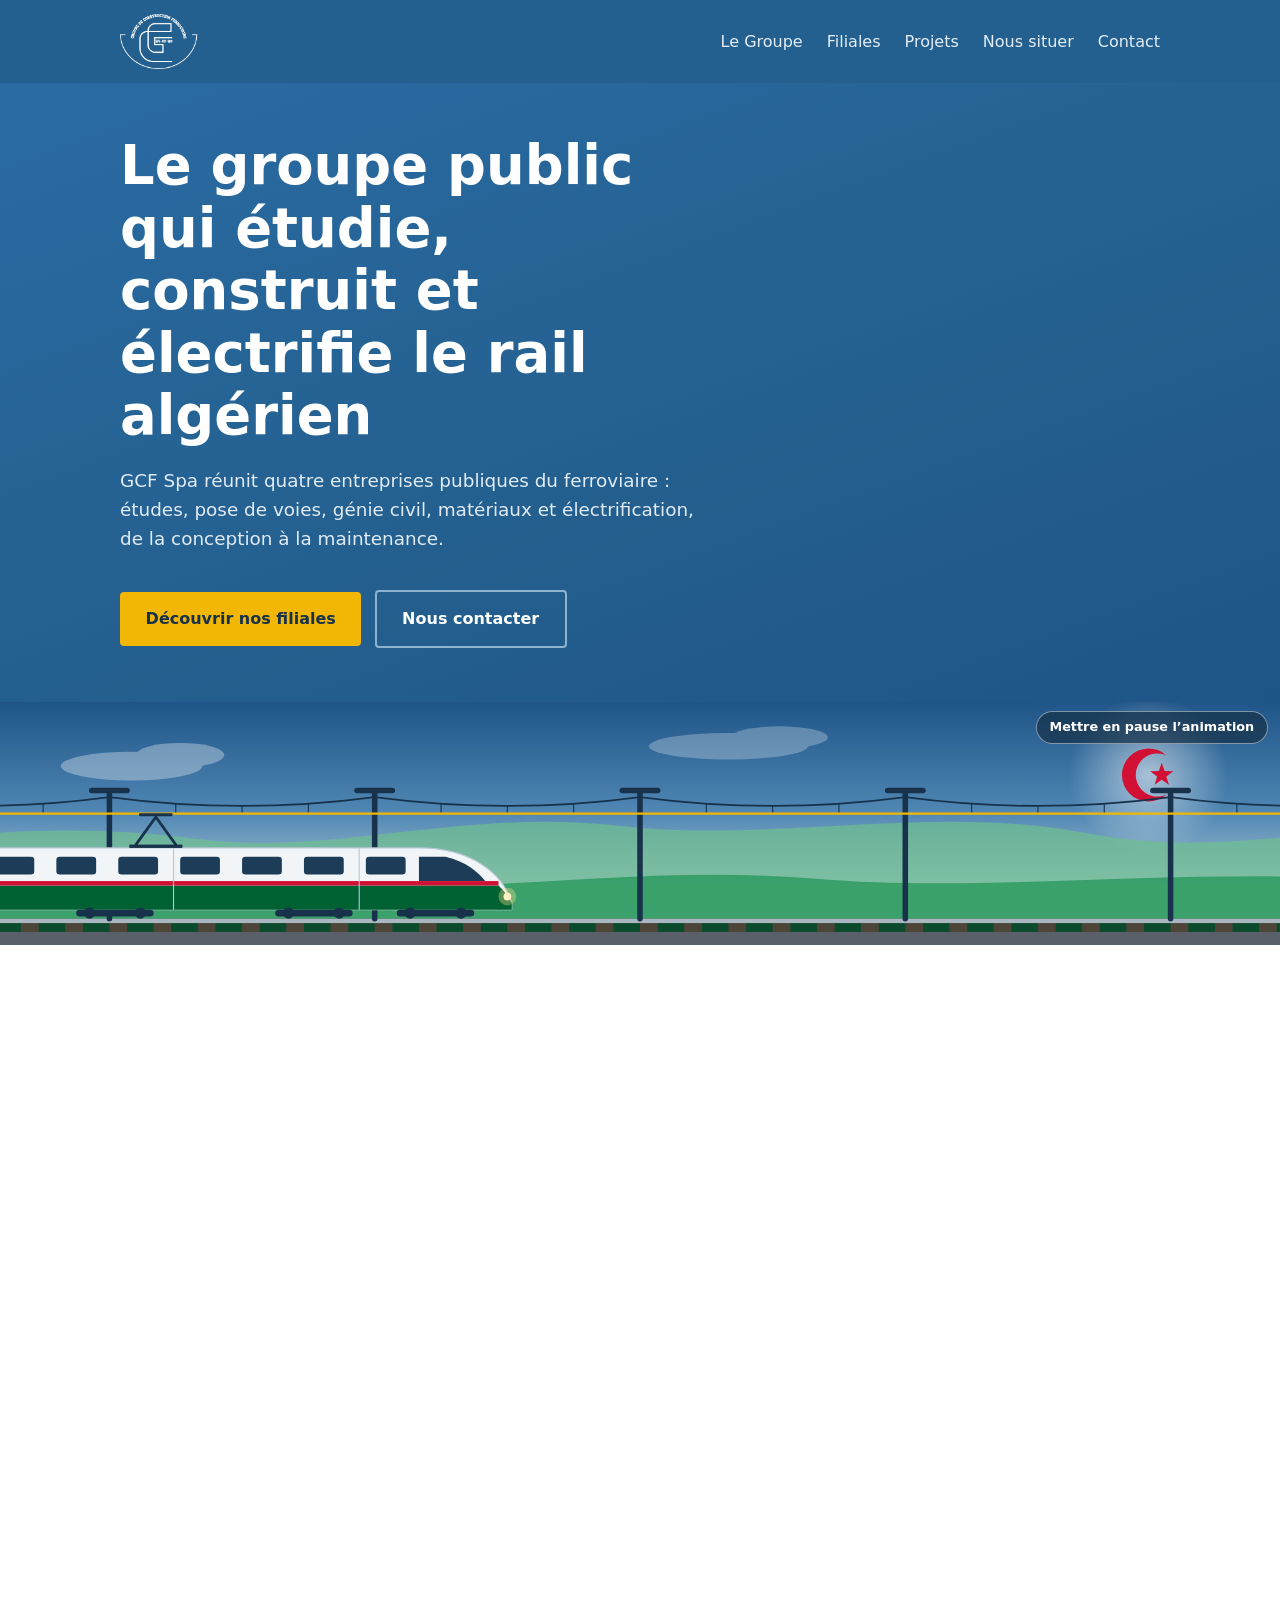
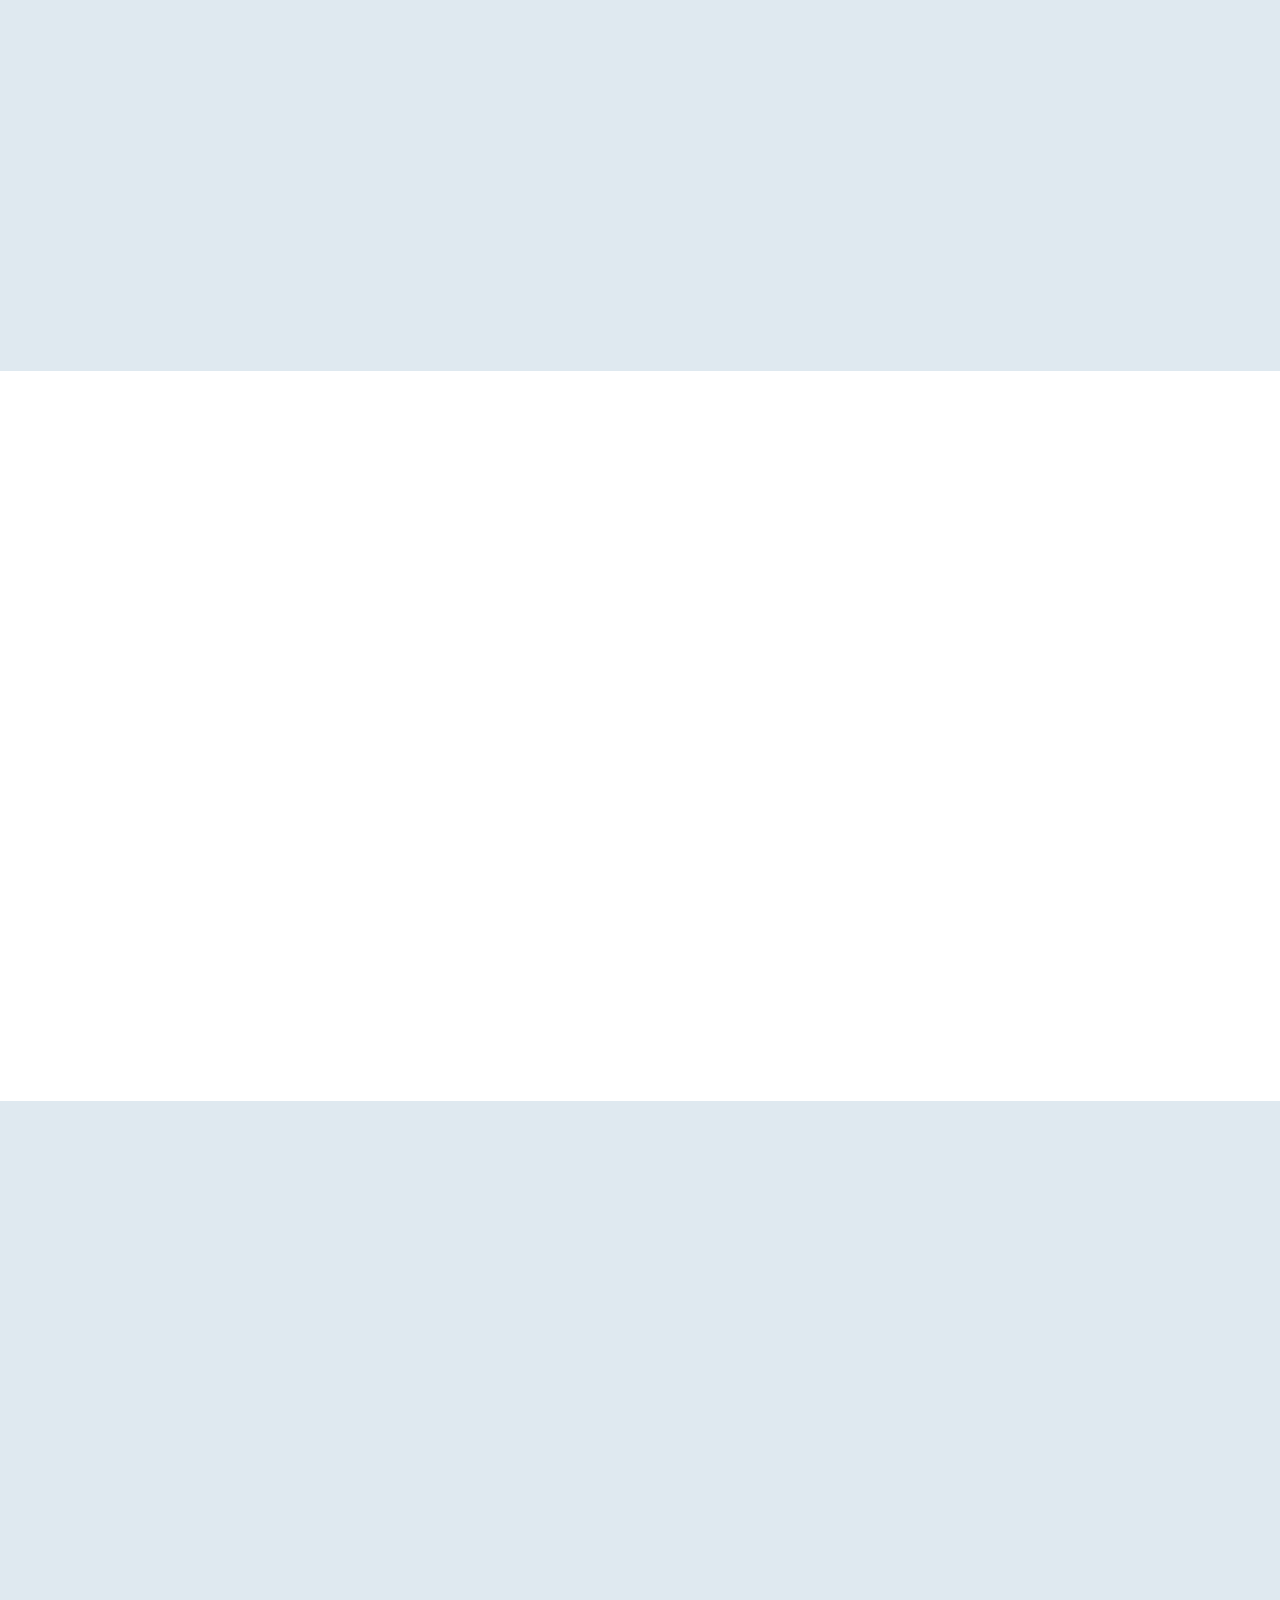
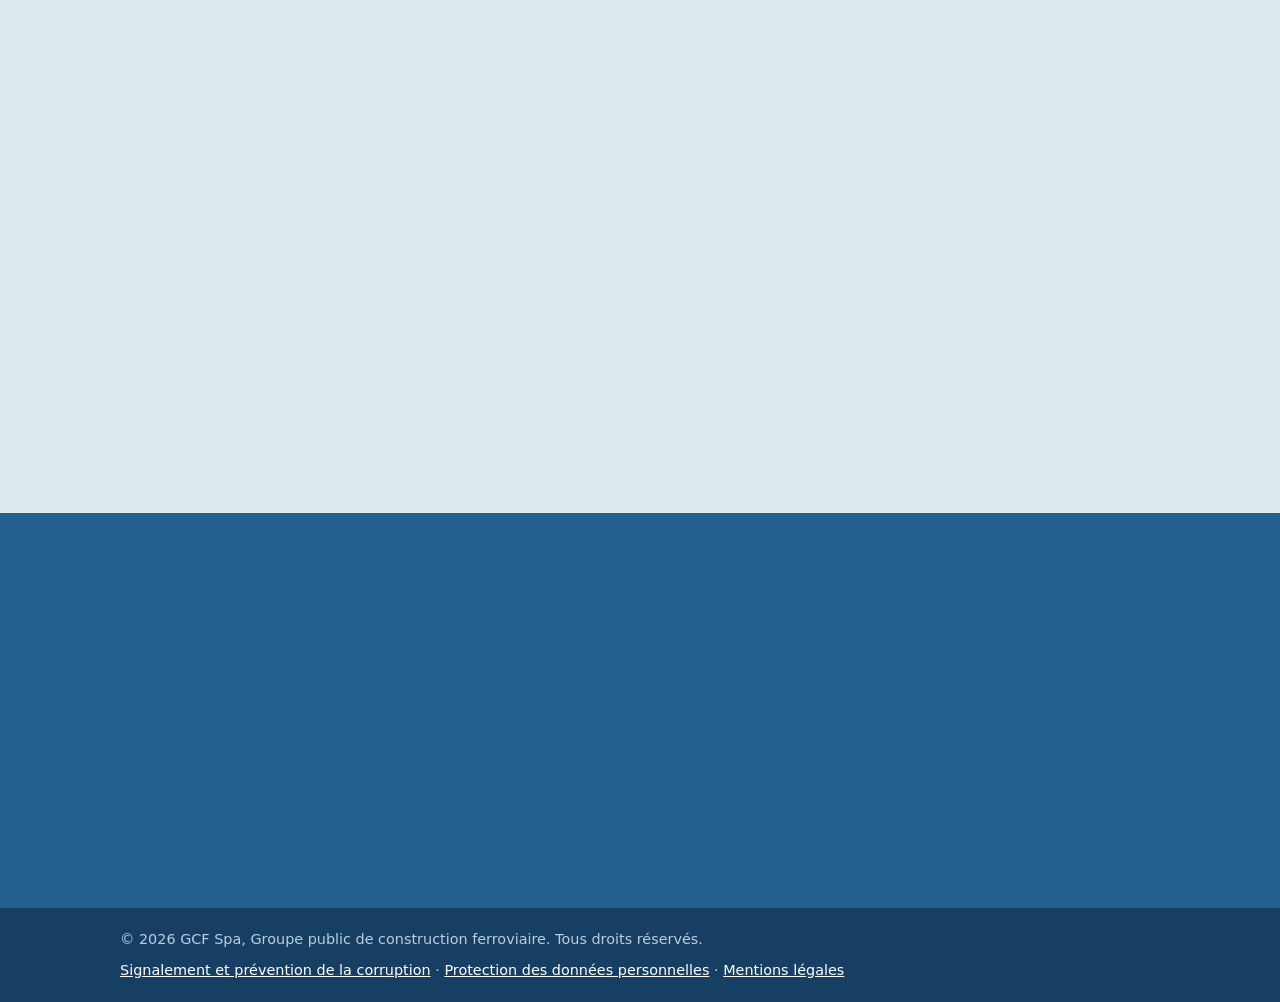
<file: index.html>
<!DOCTYPE html>
<html lang="fr">
<head>
<meta charset="UTF-8">
<meta name="viewport" content="width=device-width, initial-scale=1">
<meta http-equiv="Content-Security-Policy" content="default-src 'self'; img-src 'self' data: https://tile.openstreetmap.org; style-src 'self'; script-src 'self'; connect-src 'none'; object-src 'none'; base-uri 'self'; form-action 'none'">
<meta name="referrer" content="strict-origin-when-cross-origin">
<title>GCF Spa – Groupe public de construction ferroviaire</title>
<meta name="description" content="GCF Spa, Groupe public de construction ferroviaire : études, pose de voies, génie civil, matériaux et électrification, avec ses filiales SETIRAIL, INFRARAIL, INFRAFER et RAILELECTR.">
<link rel="icon" type="image/png" href="favicon.png">
<link rel="stylesheet" href="lib/leaflet/leaflet.css">
<link rel="stylesheet" href="style.css">
<script src="site.js"></script>
<script src="carte.js" defer></script>
</head>
<body>

<header>
  <div class="conteneur">
    <a class="logo" href="#accueil" aria-label="GCF Spa, accueil"><img src="logo-gcf-blanc.png" width="1000" height="700" alt="GCF Spa – Groupe public de construction ferroviaire"></a>
    <button class="menu-bouton" type="button" aria-expanded="false" aria-controls="menu"><svg viewBox="0 0 24 24" aria-hidden="true"><path d="M4 7h16M4 12h16M4 17h16"/></svg>Menu</button>
    <nav id="menu" aria-label="Navigation principale">
      <a href="#groupe">Le Groupe</a>
      <a href="#filiales">Filiales</a>
      <a href="#projets">Projets</a>
      <a href="#acces">Nous situer</a>
      <a href="#contact">Contact</a>
    </nav>
  </div>
</header>

<main id="accueil">
  <div class="hero">
    <div class="conteneur hero-grille">
      <div>
      <h1>Le groupe public qui étudie, construit et électrifie le rail algérien</h1>
      <p>GCF Spa réunit quatre entreprises publiques du ferroviaire : études, pose de voies, génie civil, matériaux et électrification, de la conception à la maintenance.</p>
      <a class="bouton" href="#filiales">Découvrir nos filiales</a>
      <a class="bouton secondaire" href="#contact">Nous contacter</a>
      </div>
      <img class="hero-logo" src="logo-gcf-blanc.png" width="1000" height="700" alt="" aria-hidden="true">
    </div>
  </div>
  <div class="scene">
  <svg viewBox="0 0 1440 220" preserveAspectRatio="xMidYMax slice" focusable="false" aria-hidden="true">
    <defs>
      <pattern id="traverses" width="40" height="8" patternUnits="userSpaceOnUse"><rect width="16" height="8" fill="#4d4538"/></pattern>
      <radialGradient id="soleil" cx="50%" cy="50%" r="50%"><stop offset="0" stop-color="#ffffff" stop-opacity=".55"/><stop offset="1" stop-color="#ffffff" stop-opacity="0"/></radialGradient>
    </defs>
    <circle class="soleil" cx="1180" cy="66" r="72" fill="url(#soleil)"/><path d="M1196.23 48.32A24 24 0 1 0 1196.23 83.68A19.5 19.5 0 1 1 1196.23 48.32Z" fill="#d21034"/><path d="M1202.46 62.60L1196.18 67.36L1198.47 74.90L1192.00 70.40L1185.53 74.90L1187.82 67.36L1181.54 62.60L1189.41 62.44L1192.00 55.00L1194.59 62.44Z" fill="#d21034"/>
    <g class="nuage nuage-1" fill="#fff" opacity=".32"><ellipse cx="260" cy="58" rx="64" ry="13"/><ellipse cx="304" cy="48" rx="40" ry="11"/></g>
    <g class="nuage nuage-2" fill="#fff" opacity=".26"><ellipse cx="800" cy="40" rx="72" ry="12"/><ellipse cx="846" cy="32" rx="44" ry="10"/></g>
    <path d="M0 140 C90 118 200 108 320 124 S560 96 700 112 S980 92 1120 118 S1340 104 1440 122 V220 H0 Z" fill="#6fbf8f" opacity=".7"/>
    <path d="M0 168 C140 146 280 152 430 164 S720 146 880 160 S1230 146 1440 164 V220 H0 Z" fill="#2e9c62" opacity=".85"/>
    <rect x="0" y="196" width="1440" height="24" fill="#0b4a2c"/>
    <rect x="0" y="208" width="1440" height="12" fill="#5a606a"/>
    <rect x="0" y="200" width="1440" height="8" fill="url(#traverses)"/>
    <rect x="0" y="196" width="1440" height="4" fill="#aab6c0"/>
    <g stroke="#17324a" stroke-width="5" stroke-linecap="round" fill="none"><path d="M0 196 V80 M-16 80 H16"/><path d="M240 196 V80 M224 80 H256"/><path d="M480 196 V80 M464 80 H496"/><path d="M720 196 V80 M704 80 H736"/><path d="M960 196 V80 M944 80 H976"/><path d="M1200 196 V80 M1184 80 H1216"/><path d="M1440 196 V80 M1424 80 H1456"/></g>
    <g stroke="#17324a" stroke-width="1.6" fill="none"><path d="M0 86 Q120 102 240 86"/><path d="M240 86 Q360 102 480 86"/><path d="M480 86 Q600 102 720 86"/><path d="M720 86 Q840 102 960 86"/><path d="M960 86 Q1080 102 1200 86"/><path d="M1200 86 Q1320 102 1440 86"/></g>
    <g stroke="#17324a" stroke-width="1" fill="none"><path d="M60 92.0 V101"/><path d="M120 94.0 V101"/><path d="M180 92.0 V101"/><path d="M300 92.0 V101"/><path d="M360 94.0 V101"/><path d="M420 92.0 V101"/><path d="M540 92.0 V101"/><path d="M600 94.0 V101"/><path d="M660 92.0 V101"/><path d="M780 92.0 V101"/><path d="M840 94.0 V101"/><path d="M900 92.0 V101"/><path d="M1020 92.0 V101"/><path d="M1080 94.0 V101"/><path d="M1140 92.0 V101"/><path d="M1260 92.0 V101"/><path d="M1320 94.0 V101"/><path d="M1380 92.0 V101"/></g>
    <path d="M0 101 H1440" stroke="#f2b705" stroke-width="2.2"/>
    <g transform="translate(0 132)"><g class="train-g">
      <path d="M0 8 Q0 0 8 0 H520 C566 0 596 22 604 50 V56 H0 Z" fill="#f1f5f8" stroke="#b9c8d4"/>
      <path d="M0 34 H592 C598 40 602 45 604 50 V56 H0 Z" fill="#006233"/>
      <rect x="0" y="30" width="592" height="4" fill="#d21034"/>
      <g fill="#1d3c57"><rect x="24" y="8" width="36" height="16" rx="3"/><rect x="80" y="8" width="36" height="16" rx="3"/><rect x="136" y="8" width="36" height="16" rx="3"/><rect x="192" y="8" width="36" height="16" rx="3"/><rect x="248" y="8" width="36" height="16" rx="3"/><rect x="304" y="8" width="36" height="16" rx="3"/><rect x="360" y="8" width="36" height="16" rx="3"/><rect x="416" y="8" width="36" height="16" rx="3"/><rect x="472" y="8" width="36" height="16" rx="3"/><path d="M520 8 H544 C562 12 574 22 580 30 H520 Z"/></g>
      <path d="M130 0 V56 M298 0 V56 M466 0 V56" stroke="#b9c8d4"/>
      <g fill="#17324a"><rect x="30" y="56" width="70" height="6" rx="3"/><rect x="210" y="56" width="70" height="6" rx="3"/><rect x="390" y="56" width="70" height="6" rx="3"/><rect x="500" y="56" width="70" height="6" rx="3"/>
        <circle cx="42" cy="59" r="5"/><circle cx="88" cy="59" r="5"/><circle cx="222" cy="59" r="5"/><circle cx="268" cy="59" r="5"/><circle cx="402" cy="59" r="5"/><circle cx="448" cy="59" r="5"/><circle cx="512" cy="59" r="5"/><circle cx="558" cy="59" r="5"/></g>
      <rect x="258" y="-3" width="48" height="3" fill="#17324a"/>
      <path d="M264 -3 L282 -28 L300 -3 M268 -30 H296" fill="none" stroke="#17324a" stroke-width="2.5" stroke-linecap="round" stroke-linejoin="round"/>
      <circle class="phare-halo" cx="600" cy="44" r="8" fill="#ffe089" opacity=".35"/>
      <circle class="phare" cx="600" cy="44" r="3.5" fill="#fff3c4"/>
    </g></g>
  </svg>
  <button class="pause-anim" type="button" aria-pressed="false">Mettre en pause l’animation</button>
</div>

  <section id="groupe">
    <div class="conteneur">
      <h2 class="reveal">Le Groupe</h2>
      <p class="intro reveal">Un pôle national de l'ingénierie et de la réalisation ferroviaires.</p>
      <div class="groupe">
        <div class="reveal">
          <p>GCF Spa est né de la volonté de l'État de rassembler les compétences nationales d'ingénierie et de réalisation dans le domaine ferroviaire, afin de répondre aux grands projets de développement et de densification du réseau.</p>
          <p>Le groupe vise à renforcer l'autonomie technologique du pays et la position des entreprises algériennes face à la concurrence étrangère. Il s'ouvre aussi à d'autres métiers liés au ferroviaire : bâtiment, énergie, travaux publics et matériaux de construction.</p>
        </div>
        <dl class="faits reveal">
          <div><dt>Création</dt><dd>Décidée par le Conseil des Participations de l'État le 23 mai 2024, assemblée générale constitutive le 29 juillet 2024</dd></div>
          <div><dt>Tutelle</dt><dd>Ministère des Travaux publics et des Infrastructures de base</dd></div>
          <div><dt>Forme juridique</dt><dd>Société par actions (EPE/SPA)</dd></div>
          <div><dt>Filiales</dt><dd>SETIRAIL, INFRARAIL, INFRAFER et RAILELECTR</dd></div>
        </dl>
      </div>
    </div>
  </section>

  <section id="filiales">
    <div class="conteneur">
      <h2 class="reveal">Nos quatre filiales</h2>
      <p class="intro reveal">Des expertises complémentaires, mobilisées ensemble sur chaque projet ferroviaire.</p>
      <div class="filiales">

        <div class="filiale reveal">
          <div class="illus"><svg viewBox="0 0 360 150" focusable="false" aria-hidden="true">
      <defs><pattern id="grille" width="20" height="20" patternUnits="userSpaceOnUse"><path d="M20 0H0V20" fill="none" stroke="#cfdde8" stroke-width="1"/></pattern></defs>
      <rect width="360" height="150" fill="url(#grille)"/>
      <path d="M0 118 C60 118 84 66 150 66 S252 104 300 60 S338 42 360 42" fill="none" stroke="#9db8cc" stroke-width="12" stroke-linecap="round" opacity=".35"/>
      <path class="trace" pathLength="1" d="M0 118 C60 118 84 66 150 66 S252 104 300 60 S338 42 360 42" fill="none" stroke="#24608f" stroke-width="4" stroke-linecap="round"/>
      <path class="axe" d="M0 118 C60 118 84 66 150 66 S252 104 300 60 S338 42 360 42" fill="none" stroke="#f2b705" stroke-width="1.6" stroke-dasharray="6 6"/>
      <g class="station" fill="#fff" stroke="#24608f" stroke-width="3"><circle cx="150" cy="66" r="6"/><circle cx="300" cy="60" r="6"/></g>
      <g><path d="M318 108 L306 146 M318 108 L330 146 M318 108 V146" stroke="#17324a" stroke-width="2.5" stroke-linecap="round" fill="none"/>
        <rect x="309" y="94" width="18" height="14" rx="3" fill="#17324a"/><rect x="316" y="87" width="6" height="8" rx="1.5" fill="#24608f"/><circle cx="320" cy="99" r="3.2" fill="#f2b705"/></g></svg></div>
          <h3>SETIRAIL</h3>
          <p class="role">Études, contrôle, suivi et expertise</p>
          <p class="statut">Société d’études techniques et de l’ingénierie du rail</p>
          <ul class="chiffres"><li>Plus de 37 ans d’expérience</li></ul>
          <p class="coeur-titre">Cœur de métier</p>
          <ul class="coeur">
            <li>Études d’infrastructures ferroviaires et routières</li>
            <li>Études d’électrification et d’énergie</li>
            <li>Études de transport</li>
            <li>Études environnementales</li>
            <li>Études de systèmes de gestion du trafic</li>
            <li>Contrôle et suivi des travaux</li>
            <li>Certification et expertises</li>
          </ul>
          <p class="meta">Rouiba, Alger<br><a href="https://www.setirail.dz" target="_blank" rel="noopener">Site web de SETIRAIL</a></p>
        </div>
        <div class="filiale reveal">
          <div class="illus"><svg viewBox="0 0 360 150" focusable="false" aria-hidden="true">
      <defs><pattern id="trav2" width="30" height="8" patternUnits="userSpaceOnUse"><rect width="18" height="8" fill="#4d4538"/></pattern></defs>
      <rect y="104" width="360" height="46" fill="#b9c0c6"/>
      <rect y="100" width="360" height="8" fill="url(#trav2)"/>
      <rect y="96" width="360" height="4" fill="#8e9aa5"/>
      <path d="M326 96 V30 M312 36 H340" stroke="#17324a" stroke-width="4" stroke-linecap="round" fill="none"/>
      <path d="M200 44 H360" stroke="#f2b705" stroke-width="2"/>
      <g class="machine">
        <rect x="8" y="52" width="104" height="30" rx="4" fill="#f2b705"/>
        <rect x="14" y="30" width="38" height="26" rx="3" fill="#ffd24a"/>
        <rect x="20" y="35" width="26" height="14" rx="2" fill="#1d3c57"/>
        <path d="M84 52 L150 22" stroke="#f2b705" stroke-width="7" stroke-linecap="round"/>
        <g class="crochet"><path d="M150 22 V62" stroke="#17324a" stroke-width="2"/><rect x="128" y="62" width="44" height="4" rx="1" fill="#8e9aa5"/></g>
        <circle cx="28" cy="89" r="7" fill="#17324a"/><circle cx="92" cy="89" r="7" fill="#17324a"/>
      </g></svg></div>
          <h3>INFRARAIL</h3>
          <p class="role">Infrastructures ferroviaires, BTPH et génie civil</p>
          <p class="statut">Société des infrastructures ferroviaires (SPA)</p>
          <ul class="chiffres"><li>Plus de 29 ans d’expérience</li><li>Certifiée ISO 9001, 14001 et 45001</li></ul>
          <p class="coeur-titre">Cœur de métier</p>
          <ul class="coeur">
            <li>Travaux de voies ferrées, travaux urbains et d’hygiène publique</li>
            <li>Études et réalisation en génie civil et BTPH</li>
            <li>Bâtiment tout corps d’état, grands travaux publics et hydrauliques</li>
            <li>Construction métallique, terrassements et travaux ruraux</li>
            <li>Installation de réseaux et de centrales électriques et téléphoniques</li>
            <li>Préfabrication d’éléments en béton et béton prêt à l’emploi</li>
            <li>Exploitation de carrières de pierres de taille</li>
          </ul>
          <p class="meta">Rouiba, Alger<br><a href="https://www.infrarail.dz" target="_blank" rel="noopener">Site web d'INFRARAIL</a></p>
        </div>
        <div class="filiale reveal">
          <div class="illus"><svg viewBox="0 0 360 150" focusable="false" aria-hidden="true">
      <rect y="118" width="360" height="32" fill="#cdd5db"/><rect y="117" width="360" height="2" fill="#aab4bd"/>
      <g fill="#aeb6bd"><rect x="14" y="104" width="118" height="14" rx="2"/><rect x="22" y="90" width="102" height="14" rx="2"/><rect x="30" y="76" width="86" height="14" rx="2"/></g>
      <g fill="#8f98a0"><rect x="30" y="108" width="10" height="6"/><rect x="104" y="108" width="10" height="6"/><rect x="38" y="94" width="10" height="6"/><rect x="96" y="94" width="10" height="6"/><rect x="46" y="80" width="10" height="6"/><rect x="88" y="80" width="10" height="6"/></g>
      <path d="M180 89 V118 M240 55 V118" stroke="#4d5560" stroke-width="3"/>
      <path d="M132 116 L284 30" stroke="#4d5560" stroke-width="9" stroke-linecap="round"/>
      <path class="bande" d="M132 116 L284 30" stroke="#f2b705" stroke-width="2" fill="none"/>
      <polygon points="236,118 292,64 348,118" fill="#98a0a8"/>
      <g fill="#6f7780"><circle cx="272" cy="102" r="3"/><circle cx="300" cy="92" r="3"/><circle cx="318" cy="108" r="3"/><circle cx="286" cy="110" r="3"/><circle cx="296" cy="78" r="2.5"/><circle cx="262" cy="112" r="2.5"/></g>
      <g fill="#6f7780"><circle class="grain grain-1" cx="289" cy="36" r="3"/><circle class="grain grain-2" cx="293" cy="36" r="3"/><circle class="grain grain-3" cx="285" cy="36" r="2.5"/></g></svg></div>
          <h3>INFRAFER</h3>
          <p class="role">Études, fabrication, réalisation et maintenance</p>
          <p class="statut">Entreprise publique économique de réalisation d’infrastructures ferroviaires</p>
          <ul class="chiffres"><li>Plus de 40 ans d’expérience</li><li>Certifiée ISO 9001</li></ul>
          <p class="coeur-titre">Cœur de métier</p>
          <ul class="coeur">
            <li>Travaux ferroviaires (réalisation et entretien)</li>
            <li>Maintenance, entretien et renouvellement des voies ferrées</li>
            <li>Maintenance et réparation du matériel roulant et fixe</li>
            <li>Études ferroviaires et génie civil</li>
            <li>Travaux publics et hydraulique</li>
            <li>Production de traverses en béton armé</li>
            <li>Production de ballast et d’agrégats</li>
            <li>Éléments préfabriqués en béton (murettes garde-ballast, murs de quais, dalots)</li>
          </ul>
          <p class="meta">Rouiba, Alger<br><a href="https://infrafer.com" target="_blank" rel="noopener">Site web d'INFRAFER</a></p>
        </div>
        <div class="filiale reveal">
          <div class="illus"><svg viewBox="0 0 360 150" focusable="false" aria-hidden="true">
      <rect y="138" width="360" height="12" fill="#b9c0c6"/><rect y="134" width="360" height="4" fill="#8e9aa5"/>
      <g stroke="#17324a" stroke-width="5" stroke-linecap="round" fill="none"><path d="M70 134 V34 M290 134 V34 M58 34 H302"/></g>
      <g stroke="#17324a" stroke-width="1.6" fill="none"><path d="M0 40 H70 M290 40 H360 M70 38 Q180 62 290 38"/></g>
      <g stroke="#17324a" stroke-width="1" fill="none"><path d="M110 45 V84 M150 49 V84 M180 50 V84 M210 49 V84 M250 45 V84"/></g>
      <path d="M0 84 H360" stroke="#f2b705" stroke-width="2.6"/>
      <path class="courant" d="M0 84 H360" stroke="#d98e00" stroke-width="2.6" fill="none"/>
      <g class="rame">
        <rect x="0" y="92" width="130" height="36" rx="6" fill="#24608f"/>
        <g fill="#dfe9f0"><rect x="10" y="98" width="22" height="12" rx="2"/><rect x="38" y="98" width="22" height="12" rx="2"/><rect x="66" y="98" width="22" height="12" rx="2"/><rect x="94" y="98" width="26" height="12" rx="2"/></g>
        <rect x="0" y="116" width="130" height="3" fill="#f2b705"/>
        <path d="M54 92 L66 86 L78 92 M56 85 H76" stroke="#17324a" stroke-width="2" fill="none" stroke-linecap="round" stroke-linejoin="round"/>
        <circle cx="22" cy="130" r="5" fill="#17324a"/><circle cx="108" cy="130" r="5" fill="#17324a"/>
      </g>
      <circle class="eclair-halo" cx="322" cy="22" r="14" fill="none" stroke="#f2b705" stroke-width="2"/>
      <circle cx="322" cy="22" r="14" fill="#fdf0c4" stroke="#f2b705" stroke-width="1.5"/>
      <path transform="translate(316 16) scale(.5)" d="M13 2L4 14h7l-1 8 9-12h-7z" fill="#f2b705" stroke="#7a5800" stroke-width="1.4" stroke-linejoin="round"/></svg></div>
          <h3>RAILELECTR</h3>
          <p class="role">Sécurité, ingénierie, électrification et maintenance</p>
          <p class="statut">Entreprise publique économique</p>
          <ul class="chiffres"><li>Plus de 32 ans d’expérience</li></ul>
          <p class="coeur-titre">Cœur de métier</p>
          <ul class="coeur">
            <li>Électrification des lignes ferroviaires</li>
            <li>Études et réalisation de systèmes d’énergie</li>
            <li>Télésurveillance, centrales électriques et téléphoniques</li>
            <li>Travaux et mise à niveau des installations électriques</li>
            <li>Maintenance et expertise d’ouvrages d’art</li>
            <li>Études et engineering</li>
            <li>Grands travaux publics et hydrauliques</li>
            <li>Ensembles de construction métallique</li>
          </ul>
          <p class="meta">Hussein Dey, Alger<br><a href="https://railelectr.dz" target="_blank" rel="noopener">Site web de RAILELECTR</a></p>
        </div>
      </div>
    </div>
  </section>

  <section id="projets">
    <div class="conteneur">
      <h2 class="reveal">Projets et partenariats</h2>
      <p class="intro reveal">Les filiales du groupe contribuent aux grands chantiers ferroviaires du pays et ouvrent des coopérations en Afrique.</p>
      <ul class="projets">
        <li class="reveal">
          <h3>Annaba – Bled El Hadba</h3>
          <p>Ligne ferroviaire minière reliant Annaba à Bled El Hadba (Tébessa).</p>
          <p class="type">Ligne minière</p>
        </li>
        <li class="reveal">
          <h3>Béchar – Gara Djebilet</h3>
          <p>Ligne ferroviaire minière Ouest, vers Gara Djebilet (Tindouf).</p>
          <p class="type">Ligne minière</p>
        </li>
        <li class="reveal">
          <h3>Touggourt – Hassi Messaoud</h3>
          <p>Participation du groupe à la réalisation de cette ligne, avec une perspective de prolongement vers Tamanrasset.</p>
          <p class="type">Ligne ferroviaire</p>
        </li>
        <li class="reveal">
          <h3>Guinée</h3>
          <p>Mémorandum d'entente signé en 2025 avec le groupe Baling pour la construction, l'électrification et la maintenance de lignes ferroviaires.</p>
          <p class="type">International</p>
        </li>
        <li class="reveal">
          <h3>Gabon</h3>
          <p>Discussions engagées en vue d'un futur partenariat dans les infrastructures ferroviaires.</p>
          <p class="type">International</p>
        </li>
      </ul>
    </div>
  </section>


  <section id="acces">
    <div class="conteneur">
      <h2 class="reveal">Nous situer</h2>
      <p class="intro reveal">Le siège du Groupe est à Birkhadem, à Alger. Affichez la carte puis, si vous le souhaitez, localisez-vous pour connaître la distance qui vous sépare du siège.</p>
      <div id="carte" class="carte reveal" data-lat="36.71019" data-lon="3.06294" data-adresse="Lotissement Mont Froid, Zonka, Birkhadem, Alger">
        <div class="carte-actions">
          <button id="carte-afficher" class="bouton" type="button">Afficher la carte</button>
          <button id="carte-localiser" class="bouton contour" type="button" hidden>Me localiser</button>
        </div>
        <div id="carte-zone" class="carte-zone" role="region" aria-label="Carte du siège de GCF Spa et de ses filiales">
          <p class="carte-attente">La carte s’affiche à votre demande. Tant que vous ne cliquez pas sur « Afficher la carte », aucune donnée n’est envoyée à un service de cartographie.</p>
        </div>
        <p id="carte-statut" class="carte-statut" role="status" aria-live="polite"></p>
        <ul class="carte-legende" aria-label="Légende de la carte">
          <li class="l-siege">Siège de GCF Spa</li>
          <li class="l-filiale">Filiales (position approximative)</li>
          <li class="l-moi">Votre position</li>
        </ul>
        <p class="carte-liens">
          <a id="lien-osm" href="https://www.openstreetmap.org/?mlat=36.71019&amp;mlon=3.06294#map=16/36.71019/3.06294" target="_blank" rel="noopener">Voir le siège sur OpenStreetMap</a>
          · <a id="lien-google" href="https://www.google.com/maps/dir/?api=1&amp;destination=36.71019,3.06294&amp;travelmode=driving" target="_blank" rel="noopener">Itinéraire vers le siège (Google Maps)</a>
        </p>
        <p class="carte-note">Adresse : Lotissement Mont Froid, Zonka, Birkhadem, Alger. Fonds de carte © contributeurs d’OpenStreetMap. Votre position n’est jamais transmise à GCF Spa (voir <a href="donnees-personnelles.html#carte-donnees">Protection des données personnelles</a>).</p>
      </div>
    </div>
  </section>

  <section id="contact">
    <div class="conteneur">
      <h2 class="reveal">Contact</h2>
      <p class="intro reveal">Pour une demande d'information, de partenariat ou de devis, écrivez-nous ou appelez-nous.</p>
      <div class="coordonnees">
        <div class="reveal">
          <h3><svg class="ico" viewBox="0 0 24 24" aria-hidden="true"><path d="M12 21s7-6.2 7-11a7 7 0 0 0-14 0c0 4.8 7 11 7 11z"/><circle cx="12" cy="10" r="2.5"/></svg>Siège</h3>
          <!-- Adresse à vérifier : annuaires professionnels indiquant Birkhadem -->
          <p>Lotissement Mont Froid, Zonka<br>Birkhadem, Alger</p>
        </div>
        <div class="reveal">
          <h3><svg class="ico" viewBox="0 0 24 24" aria-hidden="true"><rect x="3" y="5" width="18" height="14" rx="2"/><path d="M3 7l9 6 9-6"/></svg>E-mail</h3>
          <p><a href="mailto:contact@gcfspa.dz">contact@gcfspa.dz</a></p>
        </div>
        <div class="reveal">
          <h3><svg class="ico" viewBox="0 0 24 24" aria-hidden="true"><path d="M5 4h4l2 5-2.5 1.5a11 11 0 0 0 5 5L15 13l5 2v4a2 2 0 0 1-2 2A16 16 0 0 1 3 6a2 2 0 0 1 2-2z"/></svg>Téléphone</h3>
          <p><a href="tel:+21328538022">+213 28 53 80 22</a></p>
        </div>
        <div class="reveal">
          <h3><svg class="ico" viewBox="0 0 24 24" aria-hidden="true"><rect x="3" y="5" width="18" height="14" rx="4"/><path d="M10 9l5 3-5 3z"/></svg>YouTube</h3>
          <p><a href="https://youtube.com/@gcfspaalgerie" target="_blank" rel="noopener">GCF Spa Algérie</a></p>
        </div>
      </div>
    </div>
  </section>
</main>

<footer>
  <div class="conteneur">
    <p>© 2026 GCF Spa, Groupe public de construction ferroviaire. Tous droits réservés.</p>
    <p class="pied-liens"><a href="signalement.html">Signalement et prévention de la corruption</a> · <a href="donnees-personnelles.html">Protection des données personnelles</a> · <a href="mentions-legales.html">Mentions légales</a></p>
  </div>
</footer>

</body>
</html>
</file>
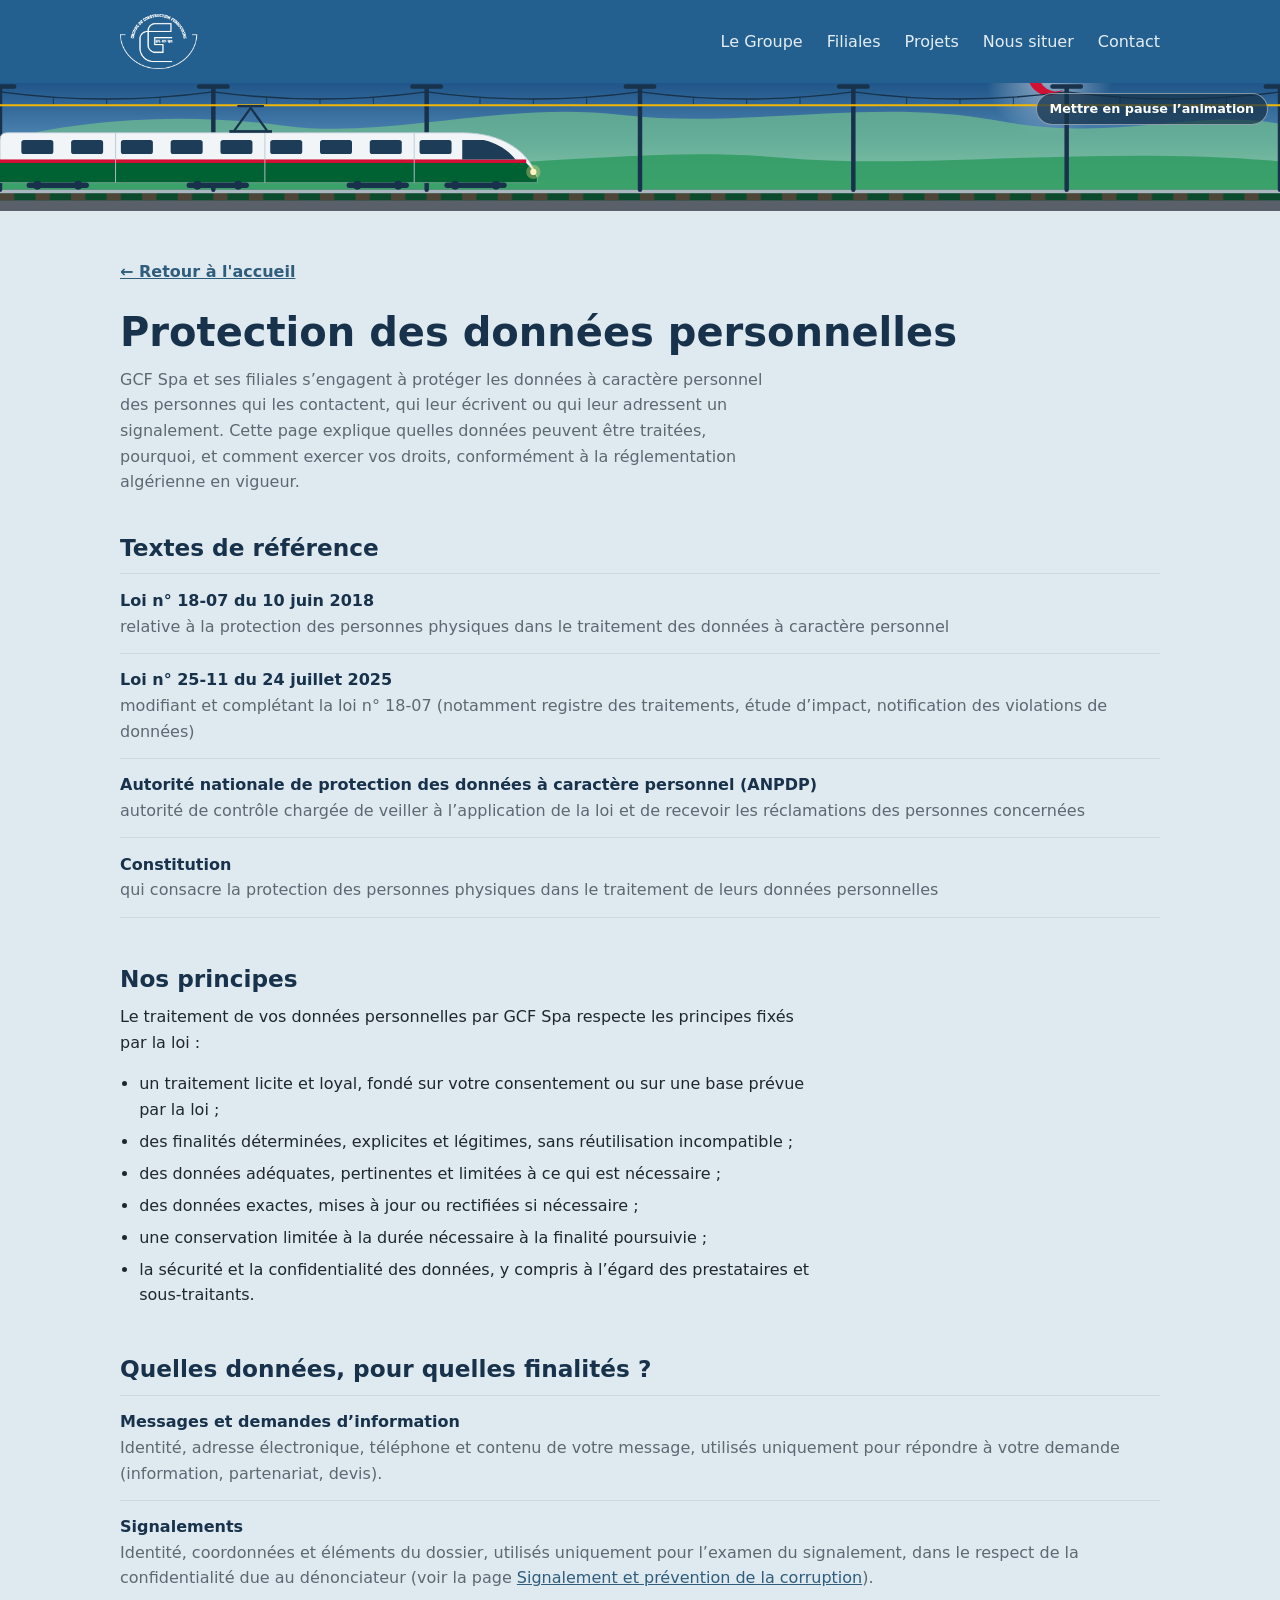
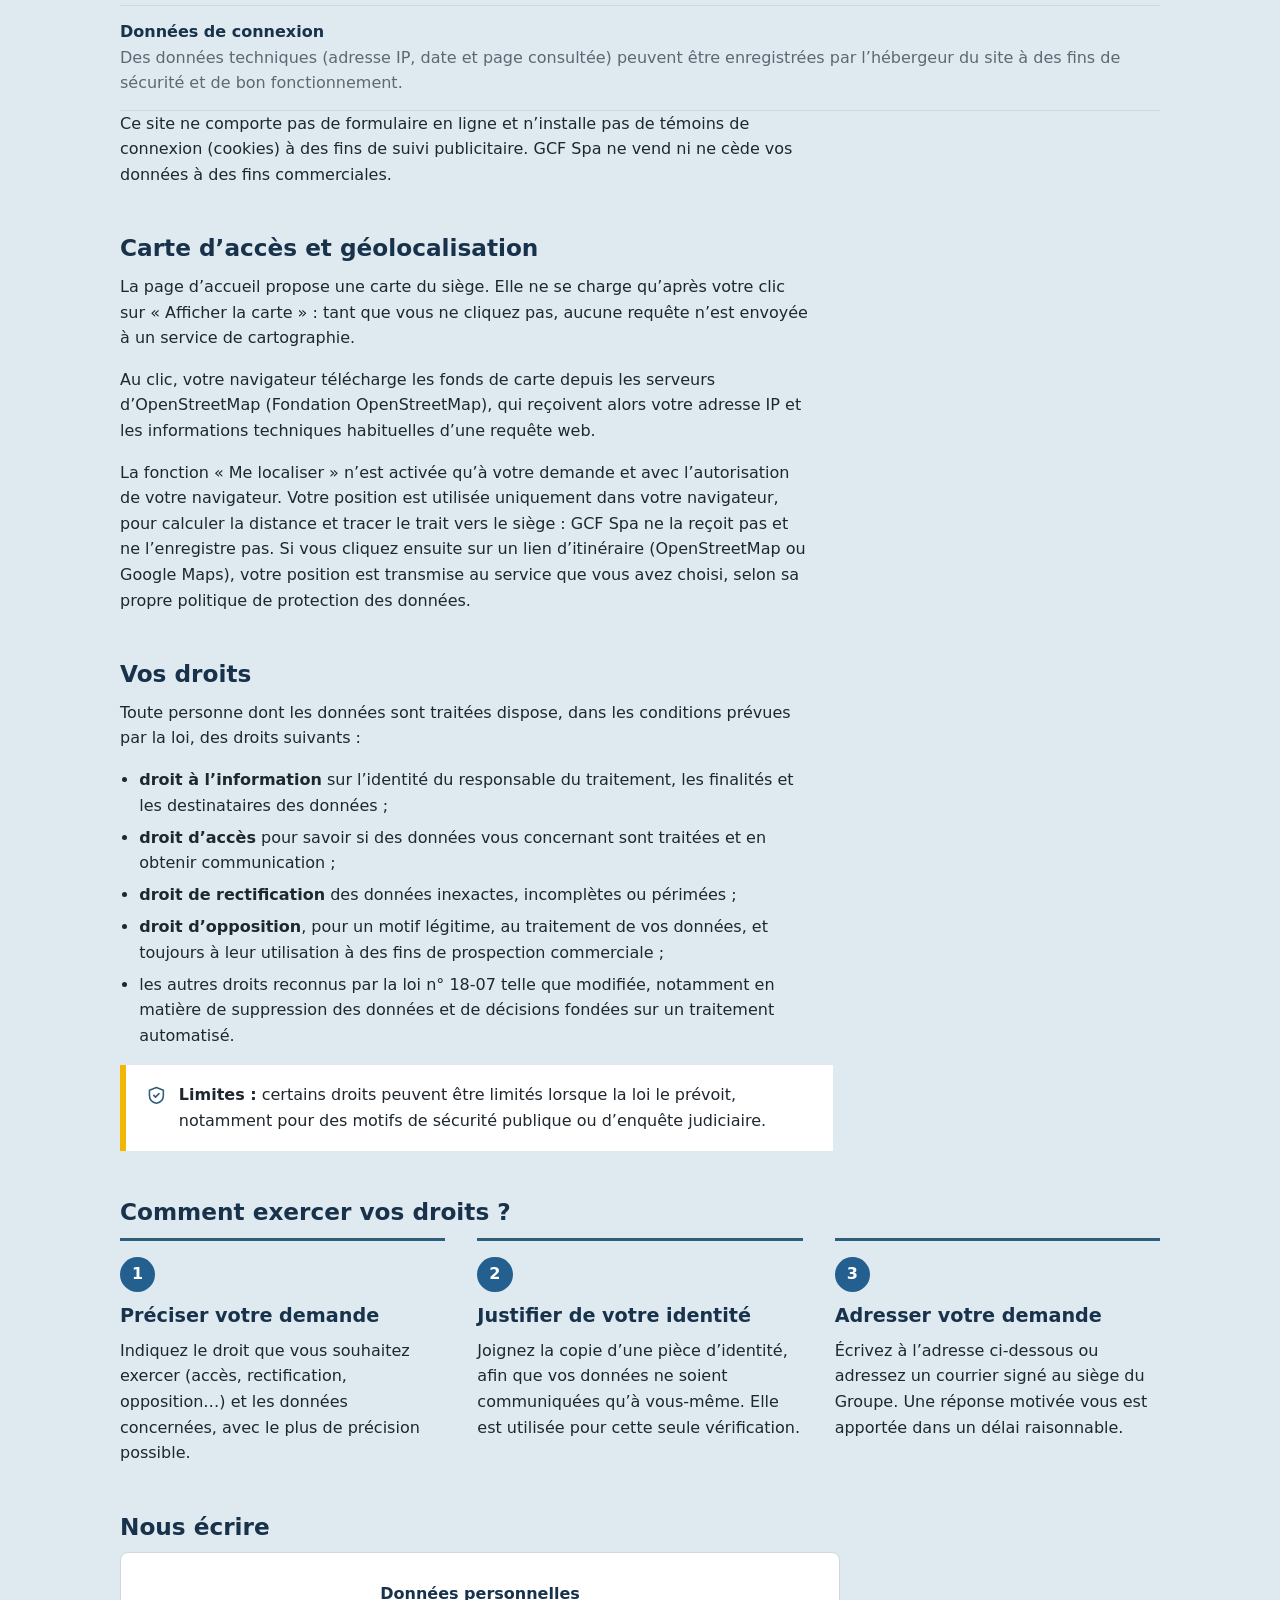
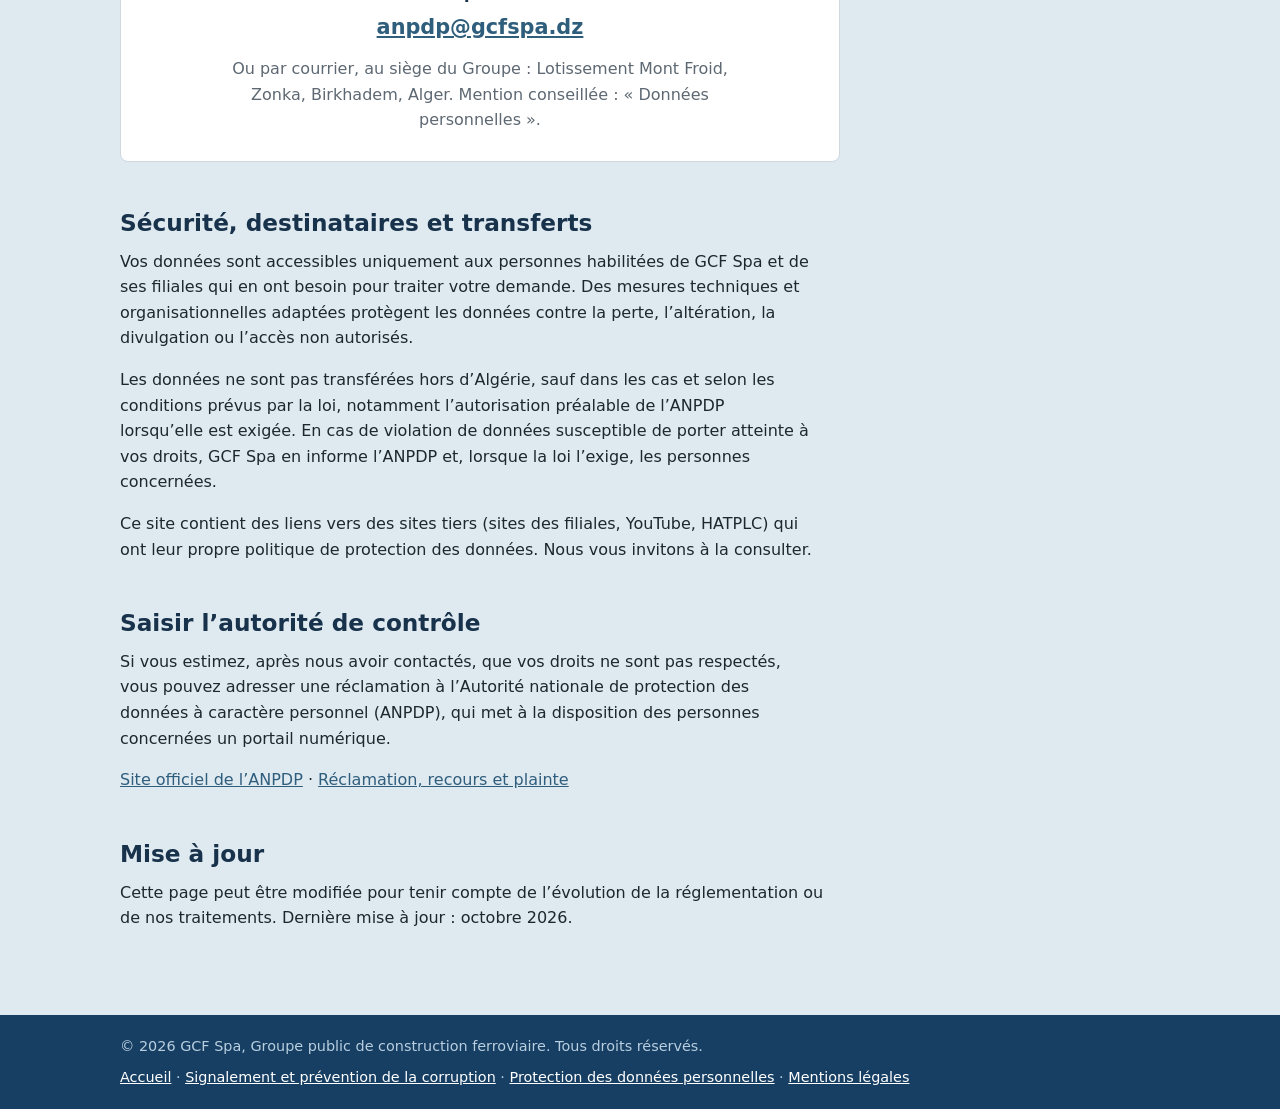
<file: donnees-personnelles.html>
<!DOCTYPE html>
<html lang="fr">
<head>
<meta charset="UTF-8">
<meta name="viewport" content="width=device-width, initial-scale=1">
<meta http-equiv="Content-Security-Policy" content="default-src 'self'; img-src 'self' data:; style-src 'self'; script-src 'self'; connect-src 'none'; object-src 'none'; base-uri 'self'; form-action 'none'">
<meta name="referrer" content="strict-origin-when-cross-origin">
<title>Protection des données personnelles – GCF Spa</title>
<meta name="description" content="Protection des données personnelles chez GCF Spa : finalités, droits d'accès, de rectification et d'opposition, exercice des droits et saisine de l'ANPDP, conformément à la loi n° 18-07 modifiée.">
<link rel="icon" type="image/png" href="favicon.png">
<link rel="stylesheet" href="style.css">
<script src="site.js"></script>
</head>
<body>

<header>
  <div class="conteneur">
    <a class="logo" href="index.html" aria-label="GCF Spa, accueil"><img src="logo-gcf-blanc.png" width="1000" height="700" alt="GCF Spa – Groupe public de construction ferroviaire"></a>
    <button class="menu-bouton" type="button" aria-expanded="false" aria-controls="menu"><svg viewBox="0 0 24 24" aria-hidden="true"><path d="M4 7h16M4 12h16M4 17h16"/></svg>Menu</button>
    <nav id="menu" aria-label="Navigation principale">
      <a href="index.html#groupe">Le Groupe</a>
      <a href="index.html#filiales">Filiales</a>
      <a href="index.html#projets">Projets</a>
      <a href="index.html#acces">Nous situer</a>
      <a href="index.html#contact">Contact</a>
    </nav>
  </div>
</header>

<div class="scene scene-compact">
  <svg viewBox="0 0 1440 220" preserveAspectRatio="xMidYMax slice" focusable="false" aria-hidden="true">
    <defs>
      <pattern id="traverses" width="40" height="8" patternUnits="userSpaceOnUse"><rect width="16" height="8" fill="#4d4538"/></pattern>
      <radialGradient id="soleil" cx="50%" cy="50%" r="50%"><stop offset="0" stop-color="#ffffff" stop-opacity=".55"/><stop offset="1" stop-color="#ffffff" stop-opacity="0"/></radialGradient>
    </defs>
    <circle class="soleil" cx="1180" cy="66" r="72" fill="url(#soleil)"/><path d="M1196.23 48.32A24 24 0 1 0 1196.23 83.68A19.5 19.5 0 1 1 1196.23 48.32Z" fill="#d21034"/><path d="M1202.46 62.60L1196.18 67.36L1198.47 74.90L1192.00 70.40L1185.53 74.90L1187.82 67.36L1181.54 62.60L1189.41 62.44L1192.00 55.00L1194.59 62.44Z" fill="#d21034"/>
    <g class="nuage nuage-1" fill="#fff" opacity=".32"><ellipse cx="260" cy="58" rx="64" ry="13"/><ellipse cx="304" cy="48" rx="40" ry="11"/></g>
    <g class="nuage nuage-2" fill="#fff" opacity=".26"><ellipse cx="800" cy="40" rx="72" ry="12"/><ellipse cx="846" cy="32" rx="44" ry="10"/></g>
    <path d="M0 140 C90 118 200 108 320 124 S560 96 700 112 S980 92 1120 118 S1340 104 1440 122 V220 H0 Z" fill="#6fbf8f" opacity=".7"/>
    <path d="M0 168 C140 146 280 152 430 164 S720 146 880 160 S1230 146 1440 164 V220 H0 Z" fill="#2e9c62" opacity=".85"/>
    <rect x="0" y="196" width="1440" height="24" fill="#0b4a2c"/>
    <rect x="0" y="208" width="1440" height="12" fill="#5a606a"/>
    <rect x="0" y="200" width="1440" height="8" fill="url(#traverses)"/>
    <rect x="0" y="196" width="1440" height="4" fill="#aab6c0"/>
    <g stroke="#17324a" stroke-width="5" stroke-linecap="round" fill="none"><path d="M0 196 V80 M-16 80 H16"/><path d="M240 196 V80 M224 80 H256"/><path d="M480 196 V80 M464 80 H496"/><path d="M720 196 V80 M704 80 H736"/><path d="M960 196 V80 M944 80 H976"/><path d="M1200 196 V80 M1184 80 H1216"/><path d="M1440 196 V80 M1424 80 H1456"/></g>
    <g stroke="#17324a" stroke-width="1.6" fill="none"><path d="M0 86 Q120 102 240 86"/><path d="M240 86 Q360 102 480 86"/><path d="M480 86 Q600 102 720 86"/><path d="M720 86 Q840 102 960 86"/><path d="M960 86 Q1080 102 1200 86"/><path d="M1200 86 Q1320 102 1440 86"/></g>
    <g stroke="#17324a" stroke-width="1" fill="none"><path d="M60 92.0 V101"/><path d="M120 94.0 V101"/><path d="M180 92.0 V101"/><path d="M300 92.0 V101"/><path d="M360 94.0 V101"/><path d="M420 92.0 V101"/><path d="M540 92.0 V101"/><path d="M600 94.0 V101"/><path d="M660 92.0 V101"/><path d="M780 92.0 V101"/><path d="M840 94.0 V101"/><path d="M900 92.0 V101"/><path d="M1020 92.0 V101"/><path d="M1080 94.0 V101"/><path d="M1140 92.0 V101"/><path d="M1260 92.0 V101"/><path d="M1320 94.0 V101"/><path d="M1380 92.0 V101"/></g>
    <path d="M0 101 H1440" stroke="#f2b705" stroke-width="2.2"/>
    <g transform="translate(0 132)"><g class="train-g">
      <path d="M0 8 Q0 0 8 0 H520 C566 0 596 22 604 50 V56 H0 Z" fill="#f1f5f8" stroke="#b9c8d4"/>
      <path d="M0 34 H592 C598 40 602 45 604 50 V56 H0 Z" fill="#006233"/>
      <rect x="0" y="30" width="592" height="4" fill="#d21034"/>
      <g fill="#1d3c57"><rect x="24" y="8" width="36" height="16" rx="3"/><rect x="80" y="8" width="36" height="16" rx="3"/><rect x="136" y="8" width="36" height="16" rx="3"/><rect x="192" y="8" width="36" height="16" rx="3"/><rect x="248" y="8" width="36" height="16" rx="3"/><rect x="304" y="8" width="36" height="16" rx="3"/><rect x="360" y="8" width="36" height="16" rx="3"/><rect x="416" y="8" width="36" height="16" rx="3"/><rect x="472" y="8" width="36" height="16" rx="3"/><path d="M520 8 H544 C562 12 574 22 580 30 H520 Z"/></g>
      <path d="M130 0 V56 M298 0 V56 M466 0 V56" stroke="#b9c8d4"/>
      <g fill="#17324a"><rect x="30" y="56" width="70" height="6" rx="3"/><rect x="210" y="56" width="70" height="6" rx="3"/><rect x="390" y="56" width="70" height="6" rx="3"/><rect x="500" y="56" width="70" height="6" rx="3"/>
        <circle cx="42" cy="59" r="5"/><circle cx="88" cy="59" r="5"/><circle cx="222" cy="59" r="5"/><circle cx="268" cy="59" r="5"/><circle cx="402" cy="59" r="5"/><circle cx="448" cy="59" r="5"/><circle cx="512" cy="59" r="5"/><circle cx="558" cy="59" r="5"/></g>
      <rect x="258" y="-3" width="48" height="3" fill="#17324a"/>
      <path d="M264 -3 L282 -28 L300 -3 M268 -30 H296" fill="none" stroke="#17324a" stroke-width="2.5" stroke-linecap="round" stroke-linejoin="round"/>
      <circle class="phare-halo" cx="600" cy="44" r="8" fill="#ffe089" opacity=".35"/>
      <circle class="phare" cx="600" cy="44" r="3.5" fill="#fff3c4"/>
    </g></g>
  </svg>
  <button class="pause-anim" type="button" aria-pressed="false">Mettre en pause l’animation</button>
</div>

<main>
  <section id="donnees" class="page-signalement">
    <div class="conteneur">
      <p class="retour"><a href="index.html">&larr; Retour à l'accueil</a></p>
      <h1>Protection des données personnelles</h1>
      <p class="intro">GCF Spa et ses filiales s’engagent à protéger les données à caractère personnel des personnes qui les contactent, qui leur écrivent ou qui leur adressent un signalement. Cette page explique quelles données peuvent être traitées, pourquoi, et comment exercer vos droits, conformément à la réglementation algérienne en vigueur.</p>

      <div class="bloc">
        <h3 class="sous-titre">Textes de référence</h3>
        <dl class="faits">
          <div><dt>Loi n° 18-07 du 10 juin 2018</dt><dd>relative à la protection des personnes physiques dans le traitement des données à caractère personnel</dd></div>
          <div><dt>Loi n° 25-11 du 24 juillet 2025</dt><dd>modifiant et complétant la loi n° 18-07 (notamment registre des traitements, étude d’impact, notification des violations de données)</dd></div>
          <div><dt>Autorité nationale de protection des données à caractère personnel (ANPDP)</dt><dd>autorité de contrôle chargée de veiller à l’application de la loi et de recevoir les réclamations des personnes concernées</dd></div>
          <div><dt>Constitution</dt><dd>qui consacre la protection des personnes physiques dans le traitement de leurs données personnelles</dd></div>
        </dl>
      </div>

      <div class="bloc">
        <h3 class="sous-titre">Nos principes</h3>
        <p>Le traitement de vos données personnelles par GCF Spa respecte les principes fixés par la loi :</p>
        <ul class="liste">
          <li>un traitement licite et loyal, fondé sur votre consentement ou sur une base prévue par la loi ;</li>
          <li>des finalités déterminées, explicites et légitimes, sans réutilisation incompatible ;</li>
          <li>des données adéquates, pertinentes et limitées à ce qui est nécessaire ;</li>
          <li>des données exactes, mises à jour ou rectifiées si nécessaire ;</li>
          <li>une conservation limitée à la durée nécessaire à la finalité poursuivie ;</li>
          <li>la sécurité et la confidentialité des données, y compris à l’égard des prestataires et sous-traitants.</li>
        </ul>
      </div>

      <div class="bloc">
        <h3 class="sous-titre">Quelles données, pour quelles finalités ?</h3>
        <dl class="faits">
          <div><dt>Messages et demandes d’information</dt><dd>Identité, adresse électronique, téléphone et contenu de votre message, utilisés uniquement pour répondre à votre demande (information, partenariat, devis).</dd></div>
          <div><dt>Signalements</dt><dd>Identité, coordonnées et éléments du dossier, utilisés uniquement pour l’examen du signalement, dans le respect de la confidentialité due au dénonciateur (voir la page <a href="signalement.html">Signalement et prévention de la corruption</a>).</dd></div>
          <div><dt>Données de connexion</dt><dd>Des données techniques (adresse IP, date et page consultée) peuvent être enregistrées par l’hébergeur du site à des fins de sécurité et de bon fonctionnement.</dd></div>
        </dl>
        <p class="ref">Ce site ne comporte pas de formulaire en ligne et n’installe pas de témoins de connexion (cookies) à des fins de suivi publicitaire. GCF Spa ne vend ni ne cède vos données à des fins commerciales.</p>
      </div>

      <div class="bloc" id="carte-donnees">
        <h3 class="sous-titre">Carte d’accès et géolocalisation</h3>
        <p>La page d’accueil propose une carte du siège. Elle ne se charge qu’après votre clic sur « Afficher la carte » : tant que vous ne cliquez pas, aucune requête n’est envoyée à un service de cartographie.</p>
        <p>Au clic, votre navigateur télécharge les fonds de carte depuis les serveurs d’OpenStreetMap (Fondation OpenStreetMap), qui reçoivent alors votre adresse IP et les informations techniques habituelles d’une requête web.</p>
        <p>La fonction « Me localiser » n’est activée qu’à votre demande et avec l’autorisation de votre navigateur. Votre position est utilisée uniquement dans votre navigateur, pour calculer la distance et tracer le trait vers le siège : GCF Spa ne la reçoit pas et ne l’enregistre pas. Si vous cliquez ensuite sur un lien d’itinéraire (OpenStreetMap ou Google Maps), votre position est transmise au service que vous avez choisi, selon sa propre politique de protection des données.</p>
      </div>

      <div class="bloc">
        <h3 class="sous-titre">Vos droits</h3>
        <p>Toute personne dont les données sont traitées dispose, dans les conditions prévues par la loi, des droits suivants :</p>
        <ul class="liste">
          <li><strong>droit à l’information</strong> sur l’identité du responsable du traitement, les finalités et les destinataires des données ;</li>
          <li><strong>droit d’accès</strong> pour savoir si des données vous concernant sont traitées et en obtenir communication ;</li>
          <li><strong>droit de rectification</strong> des données inexactes, incomplètes ou périmées ;</li>
          <li><strong>droit d’opposition</strong>, pour un motif légitime, au traitement de vos données, et toujours à leur utilisation à des fins de prospection commerciale ;</li>
          <li>les autres droits reconnus par la loi n° 18-07 telle que modifiée, notamment en matière de suppression des données et de décisions fondées sur un traitement automatisé.</li>
        </ul>
        <div class="avis">
          <svg class="ico" viewBox="0 0 24 24" aria-hidden="true"><path d="M12 3l8 3v6c0 5-3.5 8-8 9-4.5-1-8-4-8-9V6z"/><path d="M9 12l2 2 4-4"/></svg>
          <p><strong>Limites :</strong> certains droits peuvent être limités lorsque la loi le prévoit, notamment pour des motifs de sécurité publique ou d’enquête judiciaire.</p>
        </div>
      </div>

      <div class="bloc">
        <h3 class="sous-titre">Comment exercer vos droits ?</h3>
        <ol class="etapes">
          <li>
            <span class="numero" aria-hidden="true">1</span>
            <h4>Préciser votre demande</h4>
            <p>Indiquez le droit que vous souhaitez exercer (accès, rectification, opposition…) et les données concernées, avec le plus de précision possible.</p>
          </li>
          <li>
            <span class="numero" aria-hidden="true">2</span>
            <h4>Justifier de votre identité</h4>
            <p>Joignez la copie d’une pièce d’identité, afin que vos données ne soient communiquées qu’à vous-même. Elle est utilisée pour cette seule vérification.</p>
          </li>
          <li>
            <span class="numero" aria-hidden="true">3</span>
            <h4>Adresser votre demande</h4>
            <p>Écrivez à l’adresse ci-dessous ou adressez un courrier signé au siège du Groupe. Une réponse motivée vous est apportée dans un délai raisonnable.</p>
          </li>
        </ol>
      </div>

      <div class="bloc">
        <h3 class="sous-titre">Nous écrire</h3>
        <div class="boite-mail">
          <p class="etiquette">Données personnelles</p>
          <a href="mailto:anpdp@gcfspa.dz">anpdp@gcfspa.dz</a>
          <p class="note">Ou par courrier, au siège du Groupe : Lotissement Mont Froid, Zonka, Birkhadem, Alger. Mention conseillée : « Données personnelles ».</p>
        </div>
      </div>

      <div class="bloc">
        <h3 class="sous-titre">Sécurité, destinataires et transferts</h3>
        <p>Vos données sont accessibles uniquement aux personnes habilitées de GCF Spa et de ses filiales qui en ont besoin pour traiter votre demande. Des mesures techniques et organisationnelles adaptées protègent les données contre la perte, l’altération, la divulgation ou l’accès non autorisés.</p>
        <p>Les données ne sont pas transférées hors d’Algérie, sauf dans les cas et selon les conditions prévus par la loi, notamment l’autorisation préalable de l’ANPDP lorsqu’elle est exigée. En cas de violation de données susceptible de porter atteinte à vos droits, GCF Spa en informe l’ANPDP et, lorsque la loi l’exige, les personnes concernées.</p>
        <p>Ce site contient des liens vers des sites tiers (sites des filiales, YouTube, HATPLC) qui ont leur propre politique de protection des données. Nous vous invitons à la consulter.</p>
      </div>

      <div class="bloc">
        <h3 class="sous-titre">Saisir l’autorité de contrôle</h3>
        <p>Si vous estimez, après nous avoir contactés, que vos droits ne sont pas respectés, vous pouvez adresser une réclamation à l’Autorité nationale de protection des données à caractère personnel (ANPDP), qui met à la disposition des personnes concernées un portail numérique.</p>
        <p><a href="https://anpdp.dz" target="_blank" rel="noopener">Site officiel de l’ANPDP</a> · <a href="https://plaintes.anpdp.dz" target="_blank" rel="noopener">Réclamation, recours et plainte</a></p>
      </div>

      <div class="important">
        <h3 class="sous-titre">Mise à jour</h3>
        <p>Cette page peut être modifiée pour tenir compte de l’évolution de la réglementation ou de nos traitements. Dernière mise à jour : octobre 2026.</p>
      </div>
    </div>
  </section>
</main>

<footer>
  <div class="conteneur">
    <p>© 2026 GCF Spa, Groupe public de construction ferroviaire. Tous droits réservés.</p>
    <p class="pied-liens"><a href="index.html">Accueil</a> · <a href="signalement.html">Signalement et prévention de la corruption</a> · <a href="donnees-personnelles.html" aria-current="page">Protection des données personnelles</a> · <a href="mentions-legales.html">Mentions légales</a></p>
  </div>
</footer>

</body>
</html>
</file>
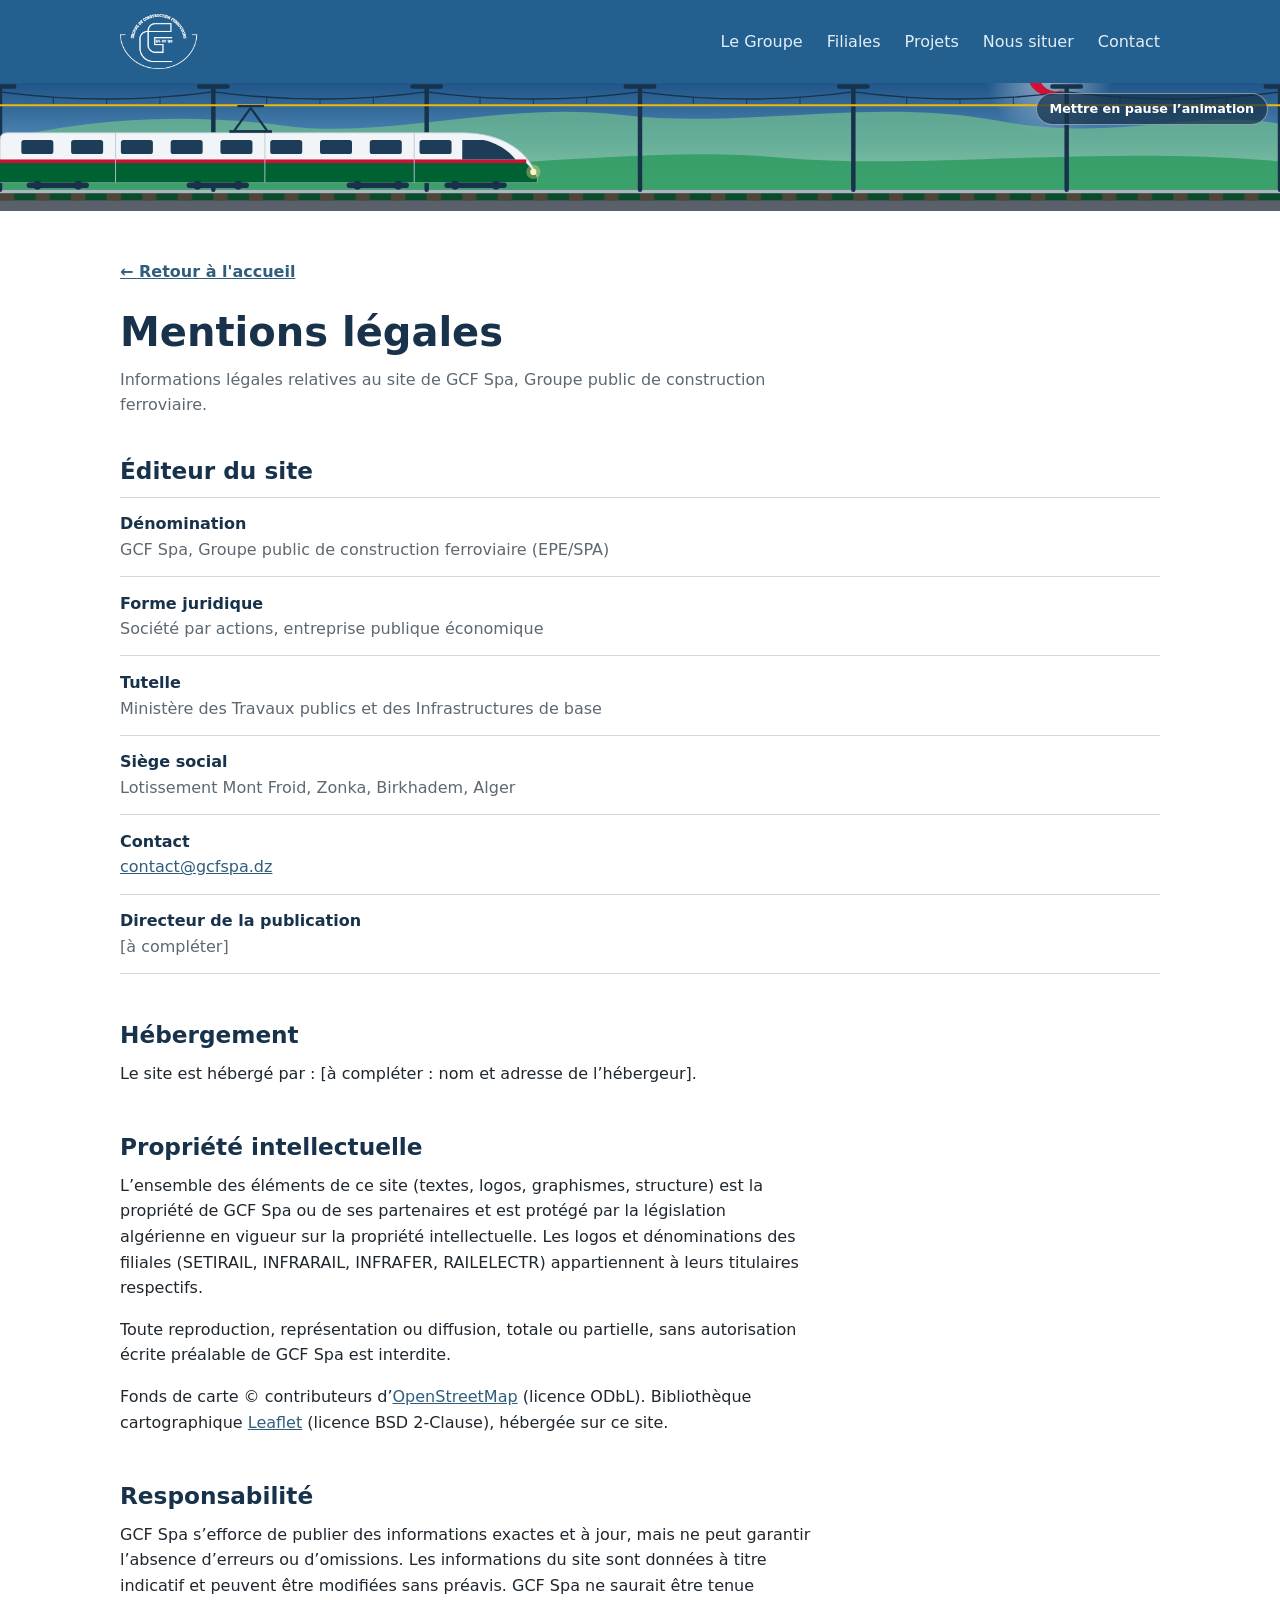
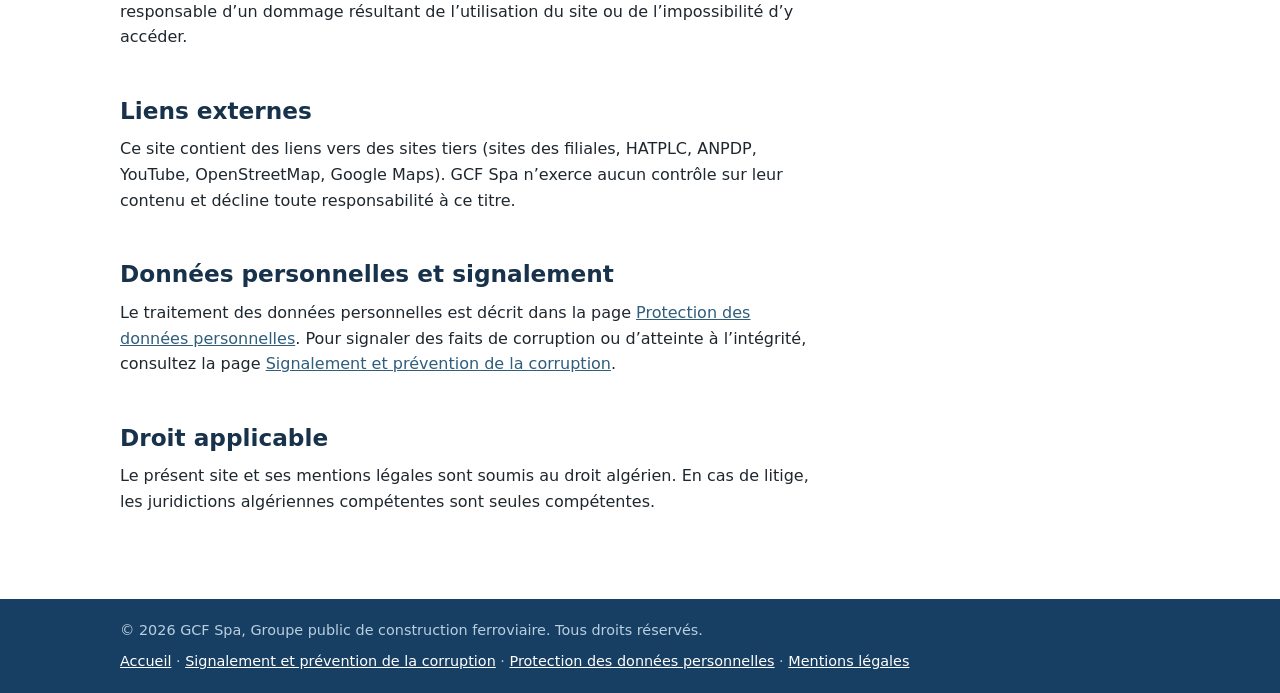
<file: mentions-legales.html>
<!DOCTYPE html>
<html lang="fr">
<head>
<meta charset="UTF-8">
<meta name="viewport" content="width=device-width, initial-scale=1">
<meta http-equiv="Content-Security-Policy" content="default-src 'self'; img-src 'self' data:; style-src 'self'; script-src 'self'; connect-src 'none'; object-src 'none'; base-uri 'self'; form-action 'none'">
<meta name="referrer" content="strict-origin-when-cross-origin">
<title>Mentions légales – GCF Spa</title>
<meta name="description" content="Mentions légales du site de GCF Spa, Groupe public de construction ferroviaire : éditeur, contact, propriété intellectuelle, responsabilité et droit applicable.">
<link rel="icon" type="image/png" href="favicon.png">
<link rel="stylesheet" href="style.css">
<script src="site.js"></script>
</head>
<body>

<header>
  <div class="conteneur">
    <a class="logo" href="index.html" aria-label="GCF Spa, accueil"><img src="logo-gcf-blanc.png" width="1000" height="700" alt="GCF Spa – Groupe public de construction ferroviaire"></a>
    <button class="menu-bouton" type="button" aria-expanded="false" aria-controls="menu"><svg viewBox="0 0 24 24" aria-hidden="true"><path d="M4 7h16M4 12h16M4 17h16"/></svg>Menu</button>
    <nav id="menu" aria-label="Navigation principale">
      <a href="index.html#groupe">Le Groupe</a>
      <a href="index.html#filiales">Filiales</a>
      <a href="index.html#projets">Projets</a>
      <a href="index.html#acces">Nous situer</a>
      <a href="index.html#contact">Contact</a>
    </nav>
  </div>
</header>

<div class="scene scene-compact">
  <svg viewBox="0 0 1440 220" preserveAspectRatio="xMidYMax slice" focusable="false" aria-hidden="true">
    <defs>
      <pattern id="traverses" width="40" height="8" patternUnits="userSpaceOnUse"><rect width="16" height="8" fill="#4d4538"/></pattern>
      <radialGradient id="soleil" cx="50%" cy="50%" r="50%"><stop offset="0" stop-color="#ffffff" stop-opacity=".55"/><stop offset="1" stop-color="#ffffff" stop-opacity="0"/></radialGradient>
    </defs>
    <circle class="soleil" cx="1180" cy="66" r="72" fill="url(#soleil)"/><path d="M1196.23 48.32A24 24 0 1 0 1196.23 83.68A19.5 19.5 0 1 1 1196.23 48.32Z" fill="#d21034"/><path d="M1202.46 62.60L1196.18 67.36L1198.47 74.90L1192.00 70.40L1185.53 74.90L1187.82 67.36L1181.54 62.60L1189.41 62.44L1192.00 55.00L1194.59 62.44Z" fill="#d21034"/>
    <g class="nuage nuage-1" fill="#fff" opacity=".32"><ellipse cx="260" cy="58" rx="64" ry="13"/><ellipse cx="304" cy="48" rx="40" ry="11"/></g>
    <g class="nuage nuage-2" fill="#fff" opacity=".26"><ellipse cx="800" cy="40" rx="72" ry="12"/><ellipse cx="846" cy="32" rx="44" ry="10"/></g>
    <path d="M0 140 C90 118 200 108 320 124 S560 96 700 112 S980 92 1120 118 S1340 104 1440 122 V220 H0 Z" fill="#6fbf8f" opacity=".7"/>
    <path d="M0 168 C140 146 280 152 430 164 S720 146 880 160 S1230 146 1440 164 V220 H0 Z" fill="#2e9c62" opacity=".85"/>
    <rect x="0" y="196" width="1440" height="24" fill="#0b4a2c"/>
    <rect x="0" y="208" width="1440" height="12" fill="#5a606a"/>
    <rect x="0" y="200" width="1440" height="8" fill="url(#traverses)"/>
    <rect x="0" y="196" width="1440" height="4" fill="#aab6c0"/>
    <g stroke="#17324a" stroke-width="5" stroke-linecap="round" fill="none"><path d="M0 196 V80 M-16 80 H16"/><path d="M240 196 V80 M224 80 H256"/><path d="M480 196 V80 M464 80 H496"/><path d="M720 196 V80 M704 80 H736"/><path d="M960 196 V80 M944 80 H976"/><path d="M1200 196 V80 M1184 80 H1216"/><path d="M1440 196 V80 M1424 80 H1456"/></g>
    <g stroke="#17324a" stroke-width="1.6" fill="none"><path d="M0 86 Q120 102 240 86"/><path d="M240 86 Q360 102 480 86"/><path d="M480 86 Q600 102 720 86"/><path d="M720 86 Q840 102 960 86"/><path d="M960 86 Q1080 102 1200 86"/><path d="M1200 86 Q1320 102 1440 86"/></g>
    <g stroke="#17324a" stroke-width="1" fill="none"><path d="M60 92.0 V101"/><path d="M120 94.0 V101"/><path d="M180 92.0 V101"/><path d="M300 92.0 V101"/><path d="M360 94.0 V101"/><path d="M420 92.0 V101"/><path d="M540 92.0 V101"/><path d="M600 94.0 V101"/><path d="M660 92.0 V101"/><path d="M780 92.0 V101"/><path d="M840 94.0 V101"/><path d="M900 92.0 V101"/><path d="M1020 92.0 V101"/><path d="M1080 94.0 V101"/><path d="M1140 92.0 V101"/><path d="M1260 92.0 V101"/><path d="M1320 94.0 V101"/><path d="M1380 92.0 V101"/></g>
    <path d="M0 101 H1440" stroke="#f2b705" stroke-width="2.2"/>
    <g transform="translate(0 132)"><g class="train-g">
      <path d="M0 8 Q0 0 8 0 H520 C566 0 596 22 604 50 V56 H0 Z" fill="#f1f5f8" stroke="#b9c8d4"/>
      <path d="M0 34 H592 C598 40 602 45 604 50 V56 H0 Z" fill="#006233"/>
      <rect x="0" y="30" width="592" height="4" fill="#d21034"/>
      <g fill="#1d3c57"><rect x="24" y="8" width="36" height="16" rx="3"/><rect x="80" y="8" width="36" height="16" rx="3"/><rect x="136" y="8" width="36" height="16" rx="3"/><rect x="192" y="8" width="36" height="16" rx="3"/><rect x="248" y="8" width="36" height="16" rx="3"/><rect x="304" y="8" width="36" height="16" rx="3"/><rect x="360" y="8" width="36" height="16" rx="3"/><rect x="416" y="8" width="36" height="16" rx="3"/><rect x="472" y="8" width="36" height="16" rx="3"/><path d="M520 8 H544 C562 12 574 22 580 30 H520 Z"/></g>
      <path d="M130 0 V56 M298 0 V56 M466 0 V56" stroke="#b9c8d4"/>
      <g fill="#17324a"><rect x="30" y="56" width="70" height="6" rx="3"/><rect x="210" y="56" width="70" height="6" rx="3"/><rect x="390" y="56" width="70" height="6" rx="3"/><rect x="500" y="56" width="70" height="6" rx="3"/>
        <circle cx="42" cy="59" r="5"/><circle cx="88" cy="59" r="5"/><circle cx="222" cy="59" r="5"/><circle cx="268" cy="59" r="5"/><circle cx="402" cy="59" r="5"/><circle cx="448" cy="59" r="5"/><circle cx="512" cy="59" r="5"/><circle cx="558" cy="59" r="5"/></g>
      <rect x="258" y="-3" width="48" height="3" fill="#17324a"/>
      <path d="M264 -3 L282 -28 L300 -3 M268 -30 H296" fill="none" stroke="#17324a" stroke-width="2.5" stroke-linecap="round" stroke-linejoin="round"/>
      <circle class="phare-halo" cx="600" cy="44" r="8" fill="#ffe089" opacity=".35"/>
      <circle class="phare" cx="600" cy="44" r="3.5" fill="#fff3c4"/>
    </g></g>
  </svg>
  <button class="pause-anim" type="button" aria-pressed="false">Mettre en pause l’animation</button>
</div>

<main>
  <section id="mentions" class="page-signalement">
    <div class="conteneur">
      <p class="retour"><a href="index.html">&larr; Retour à l'accueil</a></p>
      <h1>Mentions légales</h1>
      <p class="intro">Informations légales relatives au site de GCF Spa, Groupe public de construction ferroviaire.</p>

      <div class="bloc">
        <h3 class="sous-titre">Éditeur du site</h3>
        <dl class="faits">
          <div><dt>Dénomination</dt><dd>GCF Spa, Groupe public de construction ferroviaire (EPE/SPA)</dd></div>
          <div><dt>Forme juridique</dt><dd>Société par actions, entreprise publique économique</dd></div>
          <div><dt>Tutelle</dt><dd>Ministère des Travaux publics et des Infrastructures de base</dd></div>
          <div><dt>Siège social</dt><dd>Lotissement Mont Froid, Zonka, Birkhadem, Alger</dd></div>
          <div><dt>Contact</dt><dd><a href="mailto:contact@gcfspa.dz">contact@gcfspa.dz</a></dd></div>
          <!-- À compléter : numéro de registre du commerce, NIF, téléphone -->
          <div><dt>Directeur de la publication</dt><dd>[à compléter]</dd></div>
        </dl>
      </div>

      <div class="bloc">
        <h3 class="sous-titre">Hébergement</h3>
        <!-- À compléter : nom, adresse et contact de l'hébergeur du site -->
        <p>Le site est hébergé par : [à compléter : nom et adresse de l’hébergeur].</p>
      </div>

      <div class="bloc">
        <h3 class="sous-titre">Propriété intellectuelle</h3>
        <p>L’ensemble des éléments de ce site (textes, logos, graphismes, structure) est la propriété de GCF Spa ou de ses partenaires et est protégé par la législation algérienne en vigueur sur la propriété intellectuelle. Les logos et dénominations des filiales (SETIRAIL, INFRARAIL, INFRAFER, RAILELECTR) appartiennent à leurs titulaires respectifs.</p>
        <p>Toute reproduction, représentation ou diffusion, totale ou partielle, sans autorisation écrite préalable de GCF Spa est interdite.</p>
        <p>Fonds de carte © contributeurs d’<a href="https://www.openstreetmap.org/copyright" target="_blank" rel="noopener">OpenStreetMap</a> (licence ODbL). Bibliothèque cartographique <a href="https://leafletjs.com" target="_blank" rel="noopener">Leaflet</a> (licence BSD 2-Clause), hébergée sur ce site.</p>
      </div>

      <div class="bloc">
        <h3 class="sous-titre">Responsabilité</h3>
        <p>GCF Spa s’efforce de publier des informations exactes et à jour, mais ne peut garantir l’absence d’erreurs ou d’omissions. Les informations du site sont données à titre indicatif et peuvent être modifiées sans préavis. GCF Spa ne saurait être tenue responsable d’un dommage résultant de l’utilisation du site ou de l’impossibilité d’y accéder.</p>
      </div>

      <div class="bloc">
        <h3 class="sous-titre">Liens externes</h3>
        <p>Ce site contient des liens vers des sites tiers (sites des filiales, HATPLC, ANPDP, YouTube, OpenStreetMap, Google Maps). GCF Spa n’exerce aucun contrôle sur leur contenu et décline toute responsabilité à ce titre.</p>
      </div>

      <div class="bloc">
        <h3 class="sous-titre">Données personnelles et signalement</h3>
        <p>Le traitement des données personnelles est décrit dans la page <a href="donnees-personnelles.html">Protection des données personnelles</a>. Pour signaler des faits de corruption ou d’atteinte à l’intégrité, consultez la page <a href="signalement.html">Signalement et prévention de la corruption</a>.</p>
      </div>

      <div class="important">
        <h3 class="sous-titre">Droit applicable</h3>
        <p>Le présent site et ses mentions légales sont soumis au droit algérien. En cas de litige, les juridictions algériennes compétentes sont seules compétentes.</p>
      </div>
    </div>
  </section>
</main>

<footer>
  <div class="conteneur">
    <p>© 2026 GCF Spa, Groupe public de construction ferroviaire. Tous droits réservés.</p>
    <p class="pied-liens"><a href="index.html">Accueil</a> · <a href="signalement.html">Signalement et prévention de la corruption</a> · <a href="donnees-personnelles.html">Protection des données personnelles</a> · <a href="mentions-legales.html" aria-current="page">Mentions légales</a></p>
  </div>
</footer>

</body>
</html>
</file>
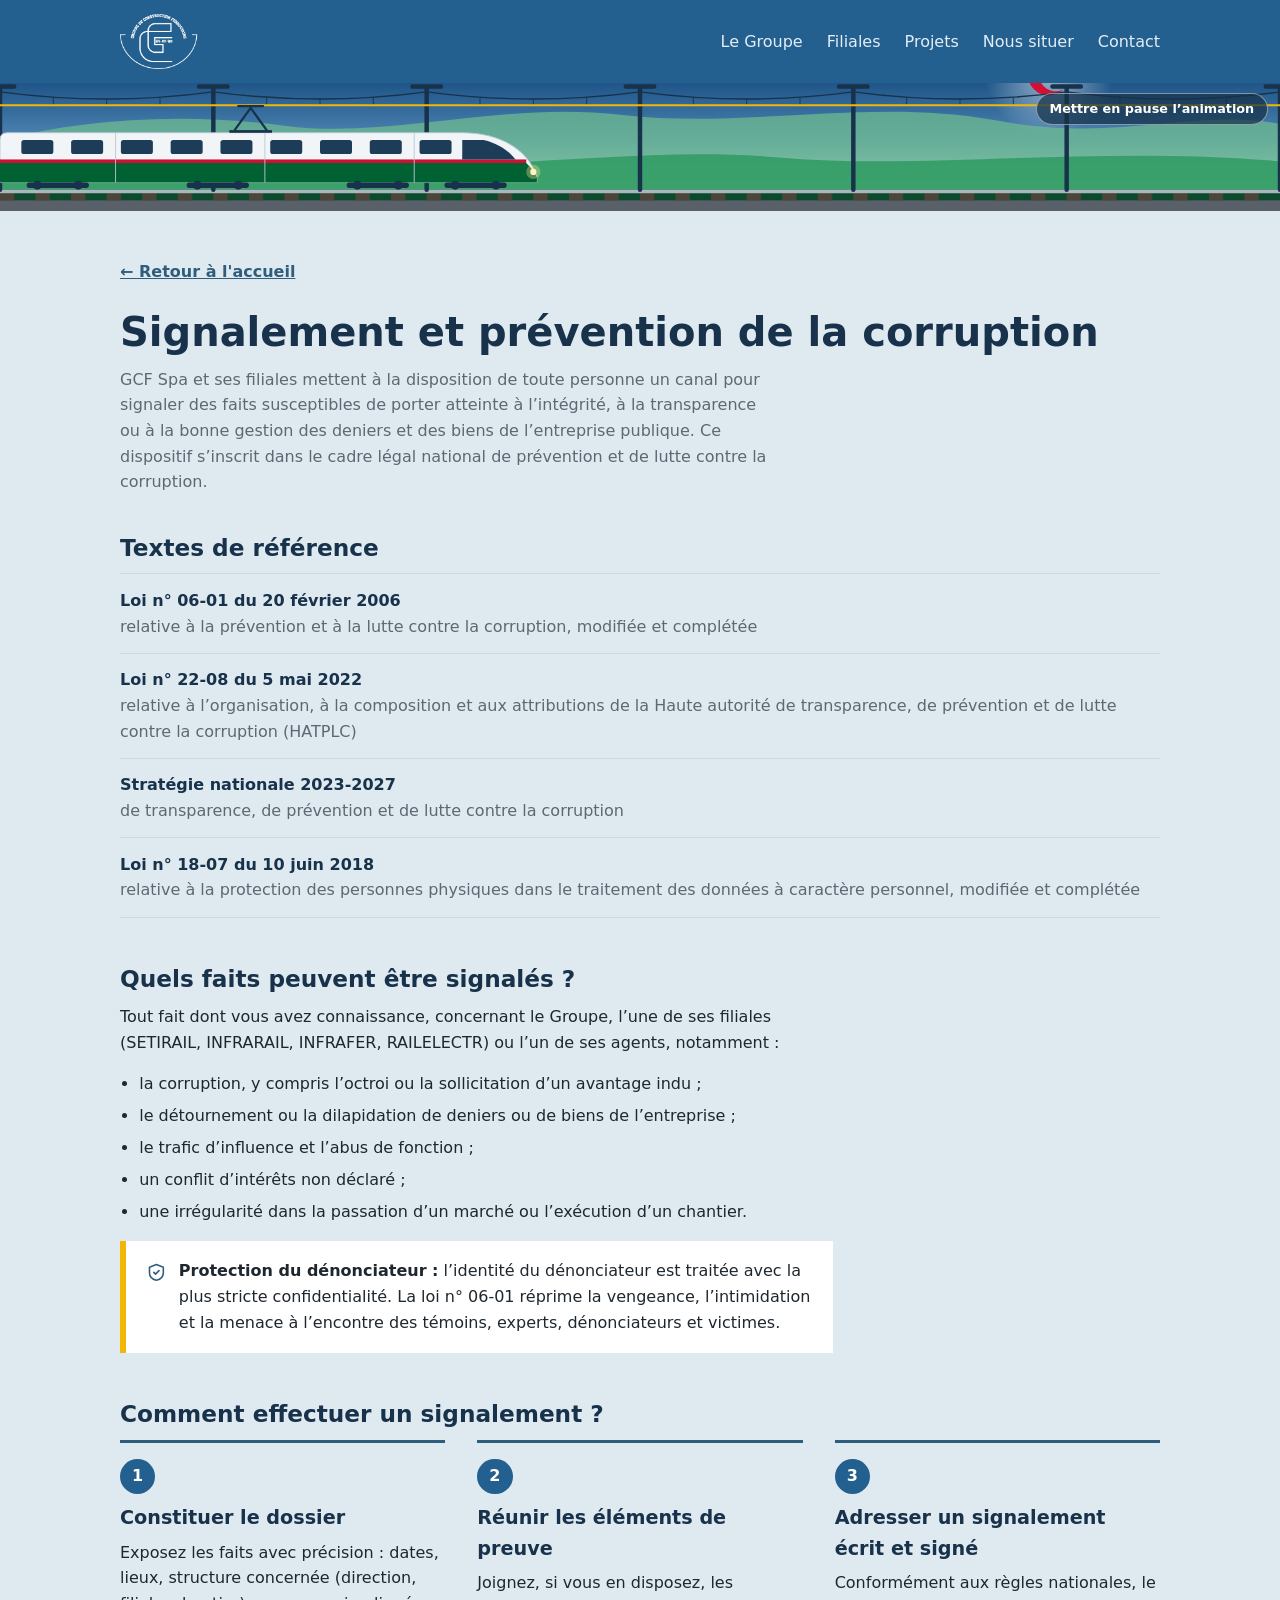
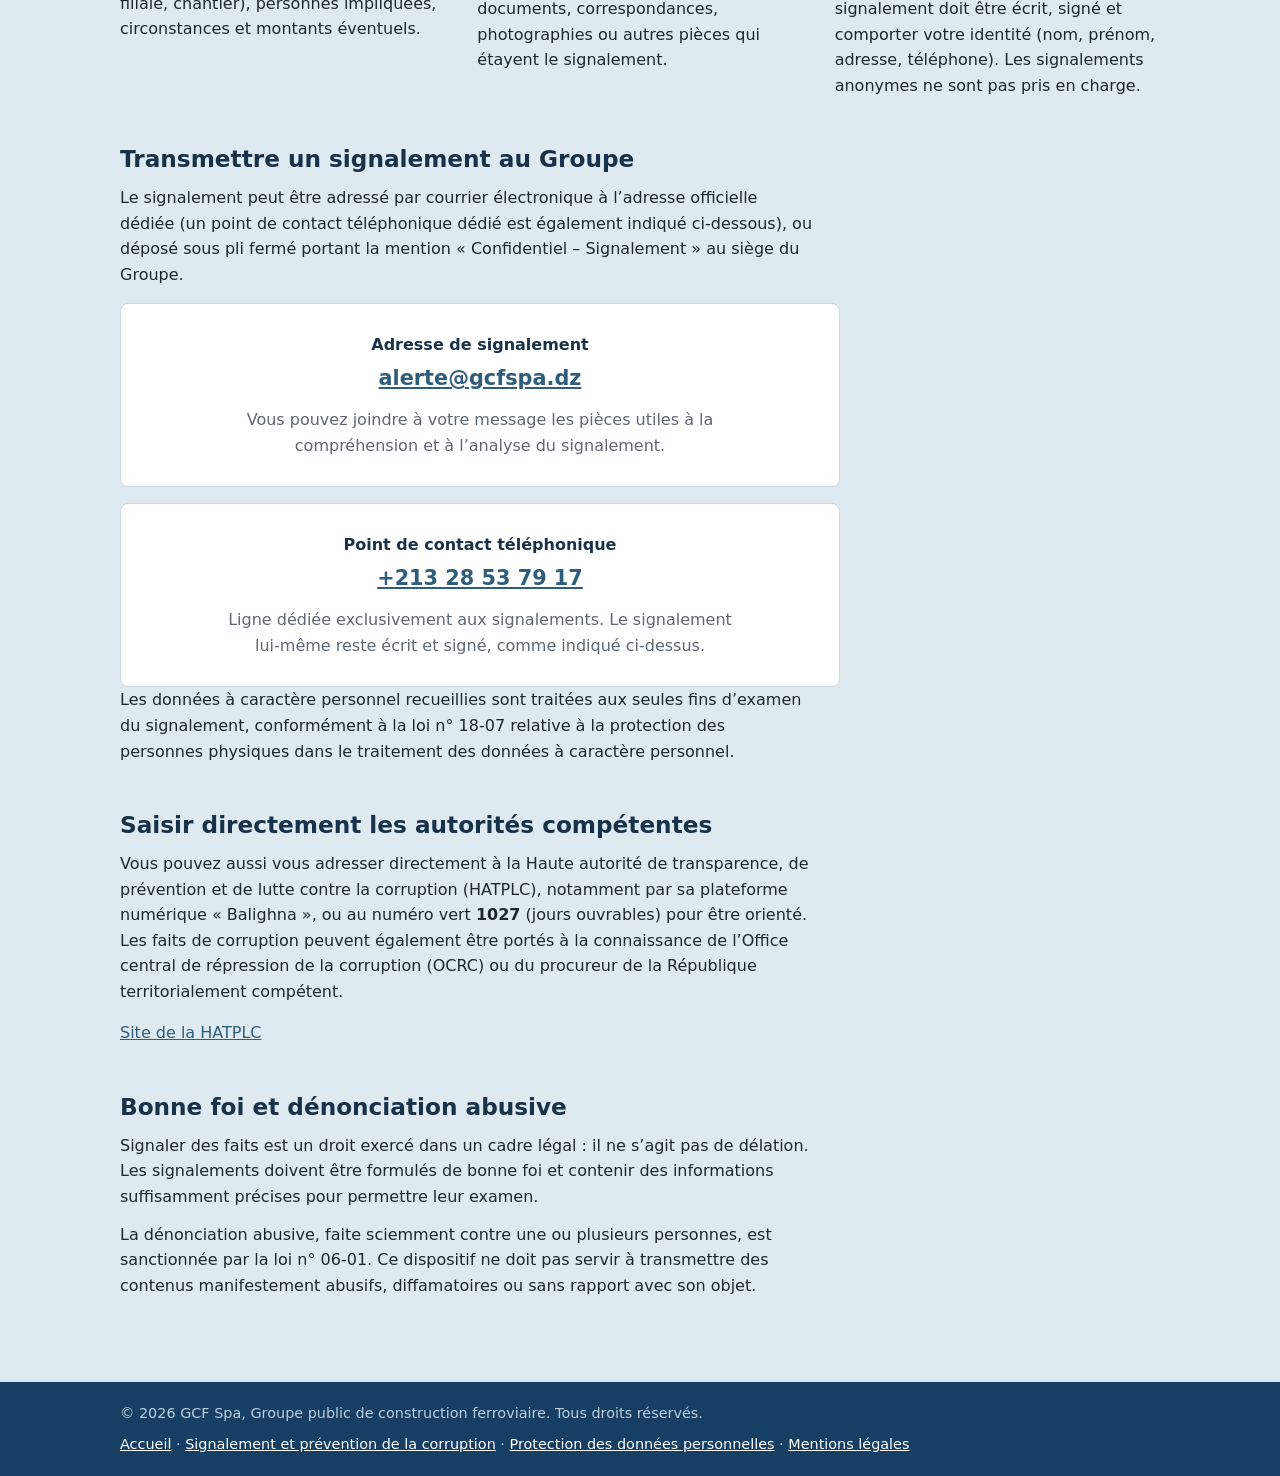
<file: signalement.html>
<!DOCTYPE html>
<html lang="fr">
<head>
<meta charset="UTF-8">
<meta name="viewport" content="width=device-width, initial-scale=1">
<meta http-equiv="Content-Security-Policy" content="default-src 'self'; img-src 'self' data:; style-src 'self'; script-src 'self'; connect-src 'none'; object-src 'none'; base-uri 'self'; form-action 'none'">
<meta name="referrer" content="strict-origin-when-cross-origin">
<title>Signalement et prévention de la corruption – GCF Spa</title>
<meta name="description" content="Comment signaler des faits de corruption ou d'atteinte à l'intégrité concernant GCF Spa et ses filiales : faits concernés, procédure, protection du dénonciateur et autorités compétentes.">
<link rel="icon" type="image/png" href="favicon.png">
<link rel="stylesheet" href="style.css">
<script src="site.js"></script>
</head>
<body>

<header>
  <div class="conteneur">
    <a class="logo" href="index.html" aria-label="GCF Spa, accueil"><img src="logo-gcf-blanc.png" width="1000" height="700" alt="GCF Spa – Groupe public de construction ferroviaire"></a>
    <button class="menu-bouton" type="button" aria-expanded="false" aria-controls="menu"><svg viewBox="0 0 24 24" aria-hidden="true"><path d="M4 7h16M4 12h16M4 17h16"/></svg>Menu</button>
    <nav id="menu" aria-label="Navigation principale">
      <a href="index.html#groupe">Le Groupe</a>
      <a href="index.html#filiales">Filiales</a>
      <a href="index.html#projets">Projets</a>
      <a href="index.html#acces">Nous situer</a>
      <a href="index.html#contact">Contact</a>
    </nav>
  </div>
</header>

<div class="scene scene-compact">
  <svg viewBox="0 0 1440 220" preserveAspectRatio="xMidYMax slice" focusable="false" aria-hidden="true">
    <defs>
      <pattern id="traverses" width="40" height="8" patternUnits="userSpaceOnUse"><rect width="16" height="8" fill="#4d4538"/></pattern>
      <radialGradient id="soleil" cx="50%" cy="50%" r="50%"><stop offset="0" stop-color="#ffffff" stop-opacity=".55"/><stop offset="1" stop-color="#ffffff" stop-opacity="0"/></radialGradient>
    </defs>
    <circle class="soleil" cx="1180" cy="66" r="72" fill="url(#soleil)"/><path d="M1196.23 48.32A24 24 0 1 0 1196.23 83.68A19.5 19.5 0 1 1 1196.23 48.32Z" fill="#d21034"/><path d="M1202.46 62.60L1196.18 67.36L1198.47 74.90L1192.00 70.40L1185.53 74.90L1187.82 67.36L1181.54 62.60L1189.41 62.44L1192.00 55.00L1194.59 62.44Z" fill="#d21034"/>
    <g class="nuage nuage-1" fill="#fff" opacity=".32"><ellipse cx="260" cy="58" rx="64" ry="13"/><ellipse cx="304" cy="48" rx="40" ry="11"/></g>
    <g class="nuage nuage-2" fill="#fff" opacity=".26"><ellipse cx="800" cy="40" rx="72" ry="12"/><ellipse cx="846" cy="32" rx="44" ry="10"/></g>
    <path d="M0 140 C90 118 200 108 320 124 S560 96 700 112 S980 92 1120 118 S1340 104 1440 122 V220 H0 Z" fill="#6fbf8f" opacity=".7"/>
    <path d="M0 168 C140 146 280 152 430 164 S720 146 880 160 S1230 146 1440 164 V220 H0 Z" fill="#2e9c62" opacity=".85"/>
    <rect x="0" y="196" width="1440" height="24" fill="#0b4a2c"/>
    <rect x="0" y="208" width="1440" height="12" fill="#5a606a"/>
    <rect x="0" y="200" width="1440" height="8" fill="url(#traverses)"/>
    <rect x="0" y="196" width="1440" height="4" fill="#aab6c0"/>
    <g stroke="#17324a" stroke-width="5" stroke-linecap="round" fill="none"><path d="M0 196 V80 M-16 80 H16"/><path d="M240 196 V80 M224 80 H256"/><path d="M480 196 V80 M464 80 H496"/><path d="M720 196 V80 M704 80 H736"/><path d="M960 196 V80 M944 80 H976"/><path d="M1200 196 V80 M1184 80 H1216"/><path d="M1440 196 V80 M1424 80 H1456"/></g>
    <g stroke="#17324a" stroke-width="1.6" fill="none"><path d="M0 86 Q120 102 240 86"/><path d="M240 86 Q360 102 480 86"/><path d="M480 86 Q600 102 720 86"/><path d="M720 86 Q840 102 960 86"/><path d="M960 86 Q1080 102 1200 86"/><path d="M1200 86 Q1320 102 1440 86"/></g>
    <g stroke="#17324a" stroke-width="1" fill="none"><path d="M60 92.0 V101"/><path d="M120 94.0 V101"/><path d="M180 92.0 V101"/><path d="M300 92.0 V101"/><path d="M360 94.0 V101"/><path d="M420 92.0 V101"/><path d="M540 92.0 V101"/><path d="M600 94.0 V101"/><path d="M660 92.0 V101"/><path d="M780 92.0 V101"/><path d="M840 94.0 V101"/><path d="M900 92.0 V101"/><path d="M1020 92.0 V101"/><path d="M1080 94.0 V101"/><path d="M1140 92.0 V101"/><path d="M1260 92.0 V101"/><path d="M1320 94.0 V101"/><path d="M1380 92.0 V101"/></g>
    <path d="M0 101 H1440" stroke="#f2b705" stroke-width="2.2"/>
    <g transform="translate(0 132)"><g class="train-g">
      <path d="M0 8 Q0 0 8 0 H520 C566 0 596 22 604 50 V56 H0 Z" fill="#f1f5f8" stroke="#b9c8d4"/>
      <path d="M0 34 H592 C598 40 602 45 604 50 V56 H0 Z" fill="#006233"/>
      <rect x="0" y="30" width="592" height="4" fill="#d21034"/>
      <g fill="#1d3c57"><rect x="24" y="8" width="36" height="16" rx="3"/><rect x="80" y="8" width="36" height="16" rx="3"/><rect x="136" y="8" width="36" height="16" rx="3"/><rect x="192" y="8" width="36" height="16" rx="3"/><rect x="248" y="8" width="36" height="16" rx="3"/><rect x="304" y="8" width="36" height="16" rx="3"/><rect x="360" y="8" width="36" height="16" rx="3"/><rect x="416" y="8" width="36" height="16" rx="3"/><rect x="472" y="8" width="36" height="16" rx="3"/><path d="M520 8 H544 C562 12 574 22 580 30 H520 Z"/></g>
      <path d="M130 0 V56 M298 0 V56 M466 0 V56" stroke="#b9c8d4"/>
      <g fill="#17324a"><rect x="30" y="56" width="70" height="6" rx="3"/><rect x="210" y="56" width="70" height="6" rx="3"/><rect x="390" y="56" width="70" height="6" rx="3"/><rect x="500" y="56" width="70" height="6" rx="3"/>
        <circle cx="42" cy="59" r="5"/><circle cx="88" cy="59" r="5"/><circle cx="222" cy="59" r="5"/><circle cx="268" cy="59" r="5"/><circle cx="402" cy="59" r="5"/><circle cx="448" cy="59" r="5"/><circle cx="512" cy="59" r="5"/><circle cx="558" cy="59" r="5"/></g>
      <rect x="258" y="-3" width="48" height="3" fill="#17324a"/>
      <path d="M264 -3 L282 -28 L300 -3 M268 -30 H296" fill="none" stroke="#17324a" stroke-width="2.5" stroke-linecap="round" stroke-linejoin="round"/>
      <circle class="phare-halo" cx="600" cy="44" r="8" fill="#ffe089" opacity=".35"/>
      <circle class="phare" cx="600" cy="44" r="3.5" fill="#fff3c4"/>
    </g></g>
  </svg>
  <button class="pause-anim" type="button" aria-pressed="false">Mettre en pause l’animation</button>
</div>

<main>
  <section id="signalement" class="page-signalement">
    <div class="conteneur">
      <p class="retour"><a href="index.html">&larr; Retour à l'accueil</a></p>
      <h1>Signalement et prévention de la corruption</h1>
      <p class="intro">GCF Spa et ses filiales mettent à la disposition de toute personne un canal pour signaler des faits susceptibles de porter atteinte à l’intégrité, à la transparence ou à la bonne gestion des deniers et des biens de l’entreprise publique. Ce dispositif s’inscrit dans le cadre légal national de prévention et de lutte contre la corruption.</p>

      <div class="bloc">
        <h3 class="sous-titre">Textes de référence</h3>
        <dl class="faits">
          <div><dt>Loi n° 06-01 du 20 février 2006</dt><dd>relative à la prévention et à la lutte contre la corruption, modifiée et complétée</dd></div>
          <div><dt>Loi n° 22-08 du 5 mai 2022</dt><dd>relative à l’organisation, à la composition et aux attributions de la Haute autorité de transparence, de prévention et de lutte contre la corruption (HATPLC)</dd></div>
          <div><dt>Stratégie nationale 2023-2027</dt><dd>de transparence, de prévention et de lutte contre la corruption</dd></div>
          <div><dt>Loi n° 18-07 du 10 juin 2018</dt><dd>relative à la protection des personnes physiques dans le traitement des données à caractère personnel, modifiée et complétée</dd></div>
        </dl>
      </div>

      <div class="bloc">
        <h3 class="sous-titre">Quels faits peuvent être signalés ?</h3>
        <p>Tout fait dont vous avez connaissance, concernant le Groupe, l’une de ses filiales (SETIRAIL, INFRARAIL, INFRAFER, RAILELECTR) ou l’un de ses agents, notamment :</p>
        <ul class="liste">
          <li>la corruption, y compris l’octroi ou la sollicitation d’un avantage indu ;</li>
          <li>le détournement ou la dilapidation de deniers ou de biens de l’entreprise ;</li>
          <li>le trafic d’influence et l’abus de fonction ;</li>
          <li>un conflit d’intérêts non déclaré ;</li>
          <li>une irrégularité dans la passation d’un marché ou l’exécution d’un chantier.</li>
        </ul>
        <div class="avis">
          <svg class="ico" viewBox="0 0 24 24" aria-hidden="true"><path d="M12 3l8 3v6c0 5-3.5 8-8 9-4.5-1-8-4-8-9V6z"/><path d="M9 12l2 2 4-4"/></svg>
          <p><strong>Protection du dénonciateur :</strong> l’identité du dénonciateur est traitée avec la plus stricte confidentialité. La loi n° 06-01 réprime la vengeance, l’intimidation et la menace à l’encontre des témoins, experts, dénonciateurs et victimes.</p>
        </div>
      </div>

      <div class="bloc">
        <h3 class="sous-titre">Comment effectuer un signalement ?</h3>
        <ol class="etapes">
          <li>
            <span class="numero" aria-hidden="true">1</span>
            <h4>Constituer le dossier</h4>
            <p>Exposez les faits avec précision : dates, lieux, structure concernée (direction, filiale, chantier), personnes impliquées, circonstances et montants éventuels.</p>
          </li>
          <li>
            <span class="numero" aria-hidden="true">2</span>
            <h4>Réunir les éléments de preuve</h4>
            <p>Joignez, si vous en disposez, les documents, correspondances, photographies ou autres pièces qui étayent le signalement.</p>
          </li>
          <li>
            <span class="numero" aria-hidden="true">3</span>
            <h4>Adresser un signalement écrit et signé</h4>
            <p>Conformément aux règles nationales, le signalement doit être écrit, signé et comporter votre identité (nom, prénom, adresse, téléphone). Les signalements anonymes ne sont pas pris en charge.</p>
          </li>
        </ol>
      </div>

      <div class="bloc" id="signaler">
        <h3 class="sous-titre">Transmettre un signalement au Groupe</h3>
        <p>Le signalement peut être adressé par courrier électronique à l’adresse officielle dédiée (un point de contact téléphonique dédié est également indiqué ci-dessous), ou déposé sous pli fermé portant la mention « Confidentiel – Signalement » au siège du Groupe.</p>
        <div class="boite-mail">
          <p class="etiquette">Adresse de signalement</p>
          <a href="mailto:alerte@gcfspa.dz">alerte@gcfspa.dz</a>
          <p class="note">Vous pouvez joindre à votre message les pièces utiles à la compréhension et à l’analyse du signalement.</p>
        </div>
        <div class="boite-mail">
          <p class="etiquette">Point de contact téléphonique</p>
          <a href="tel:+21328537917">+213 28 53 79 17</a>
          <p class="note">Ligne dédiée exclusivement aux signalements. Le signalement lui-même reste écrit et signé, comme indiqué ci-dessus.</p>
        </div>
        <p class="ref">Les données à caractère personnel recueillies sont traitées aux seules fins d’examen du signalement, conformément à la loi n° 18-07 relative à la protection des personnes physiques dans le traitement des données à caractère personnel.</p>
      </div>

      <div class="bloc">
        <h3 class="sous-titre">Saisir directement les autorités compétentes</h3>
        <p>Vous pouvez aussi vous adresser directement à la Haute autorité de transparence, de prévention et de lutte contre la corruption (HATPLC), notamment par sa plateforme numérique « Balighna », ou au numéro vert <strong>1027</strong> (jours ouvrables) pour être orienté. Les faits de corruption peuvent également être portés à la connaissance de l’Office central de répression de la corruption (OCRC) ou du procureur de la République territorialement compétent.</p>
        <p><a href="https://hatplc.dz" target="_blank" rel="noopener">Site de la HATPLC</a></p>
      </div>

      <div class="important">
        <h3 class="sous-titre">Bonne foi et dénonciation abusive</h3>
        <p>Signaler des faits est un droit exercé dans un cadre légal : il ne s’agit pas de délation. Les signalements doivent être formulés de bonne foi et contenir des informations suffisamment précises pour permettre leur examen.</p>
        <p>La dénonciation abusive, faite sciemment contre une ou plusieurs personnes, est sanctionnée par la loi n° 06-01. Ce dispositif ne doit pas servir à transmettre des contenus manifestement abusifs, diffamatoires ou sans rapport avec son objet.</p>
      </div>
    </div>
  </section>
</main>

<footer>
  <div class="conteneur">
    <p>© 2026 GCF Spa, Groupe public de construction ferroviaire. Tous droits réservés.</p>
    <p class="pied-liens"><a href="index.html">Accueil</a> · <a href="signalement.html" aria-current="page">Signalement et prévention de la corruption</a> · <a href="donnees-personnelles.html">Protection des données personnelles</a> · <a href="mentions-legales.html">Mentions légales</a></p>
  </div>
</footer>

</body>
</html>
</file>
<file: lib/leaflet/leaflet.css>
/* required styles */

.leaflet-pane,
.leaflet-tile,
.leaflet-marker-icon,
.leaflet-marker-shadow,
.leaflet-tile-container,
.leaflet-pane > svg,
.leaflet-pane > canvas,
.leaflet-zoom-box,
.leaflet-image-layer,
.leaflet-layer {
	position: absolute;
	left: 0;
	top: 0;
	}
.leaflet-container {
	overflow: hidden;
	}
.leaflet-tile,
.leaflet-marker-icon,
.leaflet-marker-shadow {
	-webkit-user-select: none;
	   -moz-user-select: none;
	        user-select: none;
	  -webkit-user-drag: none;
	}
/* Prevents IE11 from highlighting tiles in blue */
.leaflet-tile::selection {
	background: transparent;
}
/* Safari renders non-retina tile on retina better with this, but Chrome is worse */
.leaflet-safari .leaflet-tile {
	image-rendering: -webkit-optimize-contrast;
	}
/* hack that prevents hw layers "stretching" when loading new tiles */
.leaflet-safari .leaflet-tile-container {
	width: 1600px;
	height: 1600px;
	-webkit-transform-origin: 0 0;
	}
.leaflet-marker-icon,
.leaflet-marker-shadow {
	display: block;
	}
/* .leaflet-container svg: reset svg max-width decleration shipped in Joomla! (joomla.org) 3.x */
/* .leaflet-container img: map is broken in FF if you have max-width: 100% on tiles */
.leaflet-container .leaflet-overlay-pane svg {
	max-width: none !important;
	max-height: none !important;
	}
.leaflet-container .leaflet-marker-pane img,
.leaflet-container .leaflet-shadow-pane img,
.leaflet-container .leaflet-tile-pane img,
.leaflet-container img.leaflet-image-layer,
.leaflet-container .leaflet-tile {
	max-width: none !important;
	max-height: none !important;
	width: auto;
	padding: 0;
	}

.leaflet-container img.leaflet-tile {
	/* See: https://bugs.chromium.org/p/chromium/issues/detail?id=600120 */
	mix-blend-mode: plus-lighter;
}

.leaflet-container.leaflet-touch-zoom {
	-ms-touch-action: pan-x pan-y;
	touch-action: pan-x pan-y;
	}
.leaflet-container.leaflet-touch-drag {
	-ms-touch-action: pinch-zoom;
	/* Fallback for FF which doesn't support pinch-zoom */
	touch-action: none;
	touch-action: pinch-zoom;
}
.leaflet-container.leaflet-touch-drag.leaflet-touch-zoom {
	-ms-touch-action: none;
	touch-action: none;
}
.leaflet-container {
	-webkit-tap-highlight-color: transparent;
}
.leaflet-container a {
	-webkit-tap-highlight-color: rgba(51, 181, 229, 0.4);
}
.leaflet-tile {
	filter: inherit;
	visibility: hidden;
	}
.leaflet-tile-loaded {
	visibility: inherit;
	}
.leaflet-zoom-box {
	width: 0;
	height: 0;
	-moz-box-sizing: border-box;
	     box-sizing: border-box;
	z-index: 800;
	}
/* workaround for https://bugzilla.mozilla.org/show_bug.cgi?id=888319 */
.leaflet-overlay-pane svg {
	-moz-user-select: none;
	}

.leaflet-pane         { z-index: 400; }

.leaflet-tile-pane    { z-index: 200; }
.leaflet-overlay-pane { z-index: 400; }
.leaflet-shadow-pane  { z-index: 500; }
.leaflet-marker-pane  { z-index: 600; }
.leaflet-tooltip-pane   { z-index: 650; }
.leaflet-popup-pane   { z-index: 700; }

.leaflet-map-pane canvas { z-index: 100; }
.leaflet-map-pane svg    { z-index: 200; }

.leaflet-vml-shape {
	width: 1px;
	height: 1px;
	}
.lvml {
	behavior: url(#default#VML);
	display: inline-block;
	position: absolute;
	}


/* control positioning */

.leaflet-control {
	position: relative;
	z-index: 800;
	pointer-events: visiblePainted; /* IE 9-10 doesn't have auto */
	pointer-events: auto;
	}
.leaflet-top,
.leaflet-bottom {
	position: absolute;
	z-index: 1000;
	pointer-events: none;
	}
.leaflet-top {
	top: 0;
	}
.leaflet-right {
	right: 0;
	}
.leaflet-bottom {
	bottom: 0;
	}
.leaflet-left {
	left: 0;
	}
.leaflet-control {
	float: left;
	clear: both;
	}
.leaflet-right .leaflet-control {
	float: right;
	}
.leaflet-top .leaflet-control {
	margin-top: 10px;
	}
.leaflet-bottom .leaflet-control {
	margin-bottom: 10px;
	}
.leaflet-left .leaflet-control {
	margin-left: 10px;
	}
.leaflet-right .leaflet-control {
	margin-right: 10px;
	}


/* zoom and fade animations */

.leaflet-fade-anim .leaflet-popup {
	opacity: 0;
	-webkit-transition: opacity 0.2s linear;
	   -moz-transition: opacity 0.2s linear;
	        transition: opacity 0.2s linear;
	}
.leaflet-fade-anim .leaflet-map-pane .leaflet-popup {
	opacity: 1;
	}
.leaflet-zoom-animated {
	-webkit-transform-origin: 0 0;
	    -ms-transform-origin: 0 0;
	        transform-origin: 0 0;
	}
svg.leaflet-zoom-animated {
	will-change: transform;
}

.leaflet-zoom-anim .leaflet-zoom-animated {
	-webkit-transition: -webkit-transform 0.25s cubic-bezier(0,0,0.25,1);
	   -moz-transition:    -moz-transform 0.25s cubic-bezier(0,0,0.25,1);
	        transition:         transform 0.25s cubic-bezier(0,0,0.25,1);
	}
.leaflet-zoom-anim .leaflet-tile,
.leaflet-pan-anim .leaflet-tile {
	-webkit-transition: none;
	   -moz-transition: none;
	        transition: none;
	}

.leaflet-zoom-anim .leaflet-zoom-hide {
	visibility: hidden;
	}


/* cursors */

.leaflet-interactive {
	cursor: pointer;
	}
.leaflet-grab {
	cursor: -webkit-grab;
	cursor:    -moz-grab;
	cursor:         grab;
	}
.leaflet-crosshair,
.leaflet-crosshair .leaflet-interactive {
	cursor: crosshair;
	}
.leaflet-popup-pane,
.leaflet-control {
	cursor: auto;
	}
.leaflet-dragging .leaflet-grab,
.leaflet-dragging .leaflet-grab .leaflet-interactive,
.leaflet-dragging .leaflet-marker-draggable {
	cursor: move;
	cursor: -webkit-grabbing;
	cursor:    -moz-grabbing;
	cursor:         grabbing;
	}

/* marker & overlays interactivity */
.leaflet-marker-icon,
.leaflet-marker-shadow,
.leaflet-image-layer,
.leaflet-pane > svg path,
.leaflet-tile-container {
	pointer-events: none;
	}

.leaflet-marker-icon.leaflet-interactive,
.leaflet-image-layer.leaflet-interactive,
.leaflet-pane > svg path.leaflet-interactive,
svg.leaflet-image-layer.leaflet-interactive path {
	pointer-events: visiblePainted; /* IE 9-10 doesn't have auto */
	pointer-events: auto;
	}

/* visual tweaks */

.leaflet-container {
	background: #ddd;
	outline-offset: 1px;
	}
.leaflet-container a {
	color: #0078A8;
	}
.leaflet-zoom-box {
	border: 2px dotted #38f;
	background: rgba(255,255,255,0.5);
	}


/* general typography */
.leaflet-container {
	font-family: "Helvetica Neue", Arial, Helvetica, sans-serif;
	font-size: 12px;
	font-size: 0.75rem;
	line-height: 1.5;
	}


/* general toolbar styles */

.leaflet-bar {
	box-shadow: 0 1px 5px rgba(0,0,0,0.65);
	border-radius: 4px;
	}
.leaflet-bar a {
	background-color: #fff;
	border-bottom: 1px solid #ccc;
	width: 26px;
	height: 26px;
	line-height: 26px;
	display: block;
	text-align: center;
	text-decoration: none;
	color: black;
	}
.leaflet-bar a,
.leaflet-control-layers-toggle {
	background-position: 50% 50%;
	background-repeat: no-repeat;
	display: block;
	}
.leaflet-bar a:hover,
.leaflet-bar a:focus {
	background-color: #f4f4f4;
	}
.leaflet-bar a:first-child {
	border-top-left-radius: 4px;
	border-top-right-radius: 4px;
	}
.leaflet-bar a:last-child {
	border-bottom-left-radius: 4px;
	border-bottom-right-radius: 4px;
	border-bottom: none;
	}
.leaflet-bar a.leaflet-disabled {
	cursor: default;
	background-color: #f4f4f4;
	color: #bbb;
	}

.leaflet-touch .leaflet-bar a {
	width: 30px;
	height: 30px;
	line-height: 30px;
	}
.leaflet-touch .leaflet-bar a:first-child {
	border-top-left-radius: 2px;
	border-top-right-radius: 2px;
	}
.leaflet-touch .leaflet-bar a:last-child {
	border-bottom-left-radius: 2px;
	border-bottom-right-radius: 2px;
	}

/* zoom control */

.leaflet-control-zoom-in,
.leaflet-control-zoom-out {
	font: bold 18px 'Lucida Console', Monaco, monospace;
	text-indent: 1px;
	}

.leaflet-touch .leaflet-control-zoom-in, .leaflet-touch .leaflet-control-zoom-out  {
	font-size: 22px;
	}


/* layers control */

.leaflet-control-layers {
	box-shadow: 0 1px 5px rgba(0,0,0,0.4);
	background: #fff;
	border-radius: 5px;
	}
.leaflet-control-layers-toggle {
	background-image: url(images/layers.png);
	width: 36px;
	height: 36px;
	}
.leaflet-retina .leaflet-control-layers-toggle {
	background-image: url(images/layers-2x.png);
	background-size: 26px 26px;
	}
.leaflet-touch .leaflet-control-layers-toggle {
	width: 44px;
	height: 44px;
	}
.leaflet-control-layers .leaflet-control-layers-list,
.leaflet-control-layers-expanded .leaflet-control-layers-toggle {
	display: none;
	}
.leaflet-control-layers-expanded .leaflet-control-layers-list {
	display: block;
	position: relative;
	}
.leaflet-control-layers-expanded {
	padding: 6px 10px 6px 6px;
	color: #333;
	background: #fff;
	}
.leaflet-control-layers-scrollbar {
	overflow-y: scroll;
	overflow-x: hidden;
	padding-right: 5px;
	}
.leaflet-control-layers-selector {
	margin-top: 2px;
	position: relative;
	top: 1px;
	}
.leaflet-control-layers label {
	display: block;
	font-size: 13px;
	font-size: 1.08333em;
	}
.leaflet-control-layers-separator {
	height: 0;
	border-top: 1px solid #ddd;
	margin: 5px -10px 5px -6px;
	}

/* Default icon URLs */
.leaflet-default-icon-path { /* used only in path-guessing heuristic, see L.Icon.Default */
	background-image: url(images/marker-icon.png);
	}


/* attribution and scale controls */

.leaflet-container .leaflet-control-attribution {
	background: #fff;
	background: rgba(255, 255, 255, 0.8);
	margin: 0;
	}
.leaflet-control-attribution,
.leaflet-control-scale-line {
	padding: 0 5px;
	color: #333;
	line-height: 1.4;
	}
.leaflet-control-attribution a {
	text-decoration: none;
	}
.leaflet-control-attribution a:hover,
.leaflet-control-attribution a:focus {
	text-decoration: underline;
	}
.leaflet-attribution-flag {
	display: inline !important;
	vertical-align: baseline !important;
	width: 1em;
	height: 0.6669em;
	}
.leaflet-left .leaflet-control-scale {
	margin-left: 5px;
	}
.leaflet-bottom .leaflet-control-scale {
	margin-bottom: 5px;
	}
.leaflet-control-scale-line {
	border: 2px solid #777;
	border-top: none;
	line-height: 1.1;
	padding: 2px 5px 1px;
	white-space: nowrap;
	-moz-box-sizing: border-box;
	     box-sizing: border-box;
	background: rgba(255, 255, 255, 0.8);
	text-shadow: 1px 1px #fff;
	}
.leaflet-control-scale-line:not(:first-child) {
	border-top: 2px solid #777;
	border-bottom: none;
	margin-top: -2px;
	}
.leaflet-control-scale-line:not(:first-child):not(:last-child) {
	border-bottom: 2px solid #777;
	}

.leaflet-touch .leaflet-control-attribution,
.leaflet-touch .leaflet-control-layers,
.leaflet-touch .leaflet-bar {
	box-shadow: none;
	}
.leaflet-touch .leaflet-control-layers,
.leaflet-touch .leaflet-bar {
	border: 2px solid rgba(0,0,0,0.2);
	background-clip: padding-box;
	}


/* popup */

.leaflet-popup {
	position: absolute;
	text-align: center;
	margin-bottom: 20px;
	}
.leaflet-popup-content-wrapper {
	padding: 1px;
	text-align: left;
	border-radius: 12px;
	}
.leaflet-popup-content {
	margin: 13px 24px 13px 20px;
	line-height: 1.3;
	font-size: 13px;
	font-size: 1.08333em;
	min-height: 1px;
	}
.leaflet-popup-content p {
	margin: 17px 0;
	margin: 1.3em 0;
	}
.leaflet-popup-tip-container {
	width: 40px;
	height: 20px;
	position: absolute;
	left: 50%;
	margin-top: -1px;
	margin-left: -20px;
	overflow: hidden;
	pointer-events: none;
	}
.leaflet-popup-tip {
	width: 17px;
	height: 17px;
	padding: 1px;

	margin: -10px auto 0;
	pointer-events: auto;

	-webkit-transform: rotate(45deg);
	   -moz-transform: rotate(45deg);
	    -ms-transform: rotate(45deg);
	        transform: rotate(45deg);
	}
.leaflet-popup-content-wrapper,
.leaflet-popup-tip {
	background: white;
	color: #333;
	box-shadow: 0 3px 14px rgba(0,0,0,0.4);
	}
.leaflet-container a.leaflet-popup-close-button {
	position: absolute;
	top: 0;
	right: 0;
	border: none;
	text-align: center;
	width: 24px;
	height: 24px;
	font: 16px/24px Tahoma, Verdana, sans-serif;
	color: #757575;
	text-decoration: none;
	background: transparent;
	}
.leaflet-container a.leaflet-popup-close-button:hover,
.leaflet-container a.leaflet-popup-close-button:focus {
	color: #585858;
	}
.leaflet-popup-scrolled {
	overflow: auto;
	}

.leaflet-oldie .leaflet-popup-content-wrapper {
	-ms-zoom: 1;
	}
.leaflet-oldie .leaflet-popup-tip {
	width: 24px;
	margin: 0 auto;

	-ms-filter: "progid:DXImageTransform.Microsoft.Matrix(M11=0.70710678, M12=0.70710678, M21=-0.70710678, M22=0.70710678)";
	filter: progid:DXImageTransform.Microsoft.Matrix(M11=0.70710678, M12=0.70710678, M21=-0.70710678, M22=0.70710678);
	}

.leaflet-oldie .leaflet-control-zoom,
.leaflet-oldie .leaflet-control-layers,
.leaflet-oldie .leaflet-popup-content-wrapper,
.leaflet-oldie .leaflet-popup-tip {
	border: 1px solid #999;
	}


/* div icon */

.leaflet-div-icon {
	background: #fff;
	border: 1px solid #666;
	}


/* Tooltip */
/* Base styles for the element that has a tooltip */
.leaflet-tooltip {
	position: absolute;
	padding: 6px;
	background-color: #fff;
	border: 1px solid #fff;
	border-radius: 3px;
	color: #222;
	white-space: nowrap;
	-webkit-user-select: none;
	-moz-user-select: none;
	-ms-user-select: none;
	user-select: none;
	pointer-events: none;
	box-shadow: 0 1px 3px rgba(0,0,0,0.4);
	}
.leaflet-tooltip.leaflet-interactive {
	cursor: pointer;
	pointer-events: auto;
	}
.leaflet-tooltip-top:before,
.leaflet-tooltip-bottom:before,
.leaflet-tooltip-left:before,
.leaflet-tooltip-right:before {
	position: absolute;
	pointer-events: none;
	border: 6px solid transparent;
	background: transparent;
	content: "";
	}

/* Directions */

.leaflet-tooltip-bottom {
	margin-top: 6px;
}
.leaflet-tooltip-top {
	margin-top: -6px;
}
.leaflet-tooltip-bottom:before,
.leaflet-tooltip-top:before {
	left: 50%;
	margin-left: -6px;
	}
.leaflet-tooltip-top:before {
	bottom: 0;
	margin-bottom: -12px;
	border-top-color: #fff;
	}
.leaflet-tooltip-bottom:before {
	top: 0;
	margin-top: -12px;
	margin-left: -6px;
	border-bottom-color: #fff;
	}
.leaflet-tooltip-left {
	margin-left: -6px;
}
.leaflet-tooltip-right {
	margin-left: 6px;
}
.leaflet-tooltip-left:before,
.leaflet-tooltip-right:before {
	top: 50%;
	margin-top: -6px;
	}
.leaflet-tooltip-left:before {
	right: 0;
	margin-right: -12px;
	border-left-color: #fff;
	}
.leaflet-tooltip-right:before {
	left: 0;
	margin-left: -12px;
	border-right-color: #fff;
	}

/* Printing */

@media print {
	/* Prevent printers from removing background-images of controls. */
	.leaflet-control {
		-webkit-print-color-adjust: exact;
		print-color-adjust: exact;
		}
	}
</file>
<file: style.css>
:root {
    --nuit: #24608f;
    --nuit-2: #1d5080;
    --encre: #17324a;
    --acier: #2f5d7c;
    --acier-clair: #dfe9f0;
    --jaune: #f2b705;
    --jaune-clair: #ffd24a;
    --texte: #1f272e;
    --gris: #5d6872;
    --trait: #cfd8de;
    --titres: Bahnschrift, "DIN Alternate", "Franklin Gothic Medium", "Arial Narrow", system-ui, sans-serif;
    --corps: system-ui, -apple-system, "Segoe UI", Roboto, Arial, sans-serif;
  }
  * { box-sizing: border-box; }
  html { scroll-behavior: smooth; }
  body { margin: 0; background: #fff; color: var(--texte); font-family: var(--corps); line-height: 1.6; }
  a { color: var(--acier); }
  a:focus-visible, .bouton:focus-visible { outline: 3px solid var(--jaune); outline-offset: 3px; }
  .conteneur { max-width: 1080px; margin: 0 auto; padding: 0 1.25rem; }
  h1, h2, h3 { font-family: var(--titres); line-height: 1.15; }

  header { background: var(--nuit); position: sticky; top: 0; z-index: 2000; }
  header .conteneur { display: flex; flex-wrap: wrap; align-items: center; justify-content: space-between; gap: .5rem 2rem; padding-top: .9rem; padding-bottom: .9rem; }
  .logo { font-family: var(--titres); font-size: 1.4rem; font-weight: 700; color: #fff; text-decoration: none; }
  .logo { display: block; line-height: 0; }
  .logo img { display: block; height: 3.4rem; width: auto; }
  nav { display: flex; gap: 1.5rem; flex-wrap: wrap; }
  nav a { color: #e3edf5; text-decoration: none; font-weight: 500; }
  nav a:hover { color: var(--jaune-clair); }

  .hero { background: linear-gradient(160deg, #2a6ba3, var(--nuit) 55%, #1f5588); color: #fff; padding: 3.25rem 0 2.75rem; }
  .hero-grille { display: grid; gap: 2.5rem; align-items: center; }
  .hero-logo { display: none; }
  @media (min-width: 900px) {
    .hero-grille { grid-template-columns: 1.5fr 1fr; }
    .hero-logo { display: block; width: 100%; max-width: 380px; height: auto; justify-self: center; }
  }
  .hero h1 { font-size: clamp(2.1rem, 4.6vw, 3.4rem); font-weight: 700; margin: 0 0 1.1rem; max-width: 22ch; }
  .hero p { font-size: 1.15rem; max-width: 58ch; margin: 0 0 2.25rem; color: #e0ebf4; }
  .bouton { display: inline-block; padding: .9rem 1.6rem; border-radius: 4px; background: var(--jaune); color: var(--encre); font-weight: 700; text-decoration: none; }
  .bouton:hover { background: #ffc92e; }
  .bouton.secondaire { background: transparent; color: #fff; border: 2px solid #8fb2cf; }
  .hero .bouton { margin: 0 .5rem .6rem 0; }
  .bouton.secondaire:hover { border-color: var(--jaune-clair); color: var(--jaune-clair); }

  /* Voie ferrée : fil de caténaire, deux rails, traverses */
  .voie { height: 46px; background:
      linear-gradient(var(--jaune), var(--jaune)) 0 4px / 100% 2px no-repeat,
      linear-gradient(#9aa8b3, #9aa8b3) 0 19px / 100% 5px no-repeat,
      linear-gradient(#9aa8b3, #9aa8b3) 0 34px / 100% 5px no-repeat,
      repeating-linear-gradient(90deg, #4d4538 0 12px, transparent 12px 40px) 0 14px / 100% 30px no-repeat,
      var(--nuit-2); }

  section { padding: 4.5rem 0; }
  h2 { font-size: clamp(1.8rem, 4vw, 2.5rem); margin: 0 0 .75rem; color: var(--encre); }
  .intro { max-width: 64ch; color: var(--gris); margin: 0 0 2.5rem; }

  .groupe { display: grid; gap: 2.5rem; grid-template-columns: 1fr; }
  @media (min-width: 820px) { .groupe { grid-template-columns: 3fr 2fr; } }
  .groupe p { margin: 0 0 1rem; max-width: 62ch; }
  .faits { margin: 0; border-top: 1px solid var(--trait); }
  .faits div { padding: .85rem 0; border-bottom: 1px solid var(--trait); }
  .faits dt { font-weight: 700; color: var(--encre); }
  .faits dd { margin: 0; color: var(--gris); }

  #filiales { background: var(--acier-clair); }
  .filiales { display: grid; gap: 2.25rem 2rem; grid-template-columns: repeat(auto-fit, minmax(300px, 1fr)); }
  @media (min-width: 820px) { .filiales { grid-template-columns: repeat(2, 1fr); } }
  .filiale { padding-left: 1.5rem; border-left: 8px solid var(--acier); }
  .filiale:nth-child(even) { border-left-color: var(--jaune); }
  .filiale h3 { font-size: 1.5rem; margin: 0 0 .15rem; }
  .role { margin: 0 0 .75rem; font-weight: 600; color: var(--acier); }
  .filiale p { margin: 0 0 .75rem; }
  .statut { margin: 0 0 .75rem; color: var(--gris); font-size: .95rem; }
  .chiffres { display: flex; flex-wrap: wrap; gap: .5rem; margin: 0 0 1rem; padding: 0; list-style: none; }
  .chiffres li { background: #fff; border: 1px solid var(--trait); border-radius: 999px; padding: .15rem .75rem; font-size: .85rem; font-weight: 600; color: var(--encre); }
  .coeur-titre { margin: 0 0 .35rem; font-weight: 700; color: var(--encre); font-size: .95rem; }
  .coeur { margin: 0 0 1rem; padding-left: 1.1rem; }
  .coeur li { margin-bottom: .3rem; }
  .meta { font-size: .95rem; color: var(--gris); }
  .meta a { font-weight: 600; }

  .projets { list-style: none; margin: 0; padding: 0; }
  .projets li { display: grid; gap: .25rem 2rem; padding: 1.25rem 0; border-top: 1px solid var(--trait); }
  .projets li:last-child { border-bottom: 1px solid var(--trait); }
  .projets h3 { margin: 0; font-size: 1.2rem; }
  .projets p { margin: 0; color: var(--gris); }
  @media (min-width: 760px) { .projets li { grid-template-columns: 1fr 2fr 9rem; align-items: baseline; } .projets .type { text-align: right; font-weight: 600; color: var(--acier); } }


  /* Signalement */
  [id] { scroll-margin-top: 5.5rem; }
  #signalement { background: var(--acier-clair); }
  .sous-titre { font-family: var(--titres); font-size: 1.45rem; color: var(--encre); margin: 0 0 .75rem; }
  .bloc { margin-bottom: 3rem; }
  .bloc p { max-width: 68ch; margin: 0 0 1rem; }
  .avis { display: flex; gap: .75rem; align-items: flex-start; max-width: 70ch; background: #fff; border-left: 6px solid var(--jaune); padding: 1.1rem 1.25rem; }
  .avis .ico { color: var(--acier); margin-top: .2rem; }
  .avis p { margin: 0; }
  .etapes { list-style: none; margin: 0; padding: 0; display: grid; gap: 1.75rem 2rem; grid-template-columns: repeat(auto-fit, minmax(240px, 1fr)); }
  .etapes li { padding-top: 1rem; border-top: 3px solid var(--acier); }
  .numero { display: inline-grid; place-items: center; width: 2.2rem; height: 2.2rem; border-radius: 50%; background: var(--nuit); color: #fff; font-weight: 700; margin-bottom: .6rem; }
  .etapes h4 { margin: 0 0 .35rem; font-family: var(--titres); font-size: 1.2rem; color: var(--encre); }
  .etapes p { margin: 0; }
  .boite-mail { background: #fff; border: 1px solid var(--trait); border-radius: 8px; padding: 1.75rem; text-align: center; max-width: 720px; }
  .boite-mail .etiquette { margin: 0 0 .25rem; font-weight: 700; color: var(--encre); }
  .boite-mail a { font-size: 1.3rem; font-weight: 700; word-break: break-word; }
  .boite-mail .note { margin: .75rem auto 0; color: var(--gris); max-width: 52ch; }
  .boite-mail + .boite-mail { margin-top: 1rem; }
  .important { max-width: 70ch; }
  .important p { margin: 0 0 .75rem; }

  .liste { margin: 0 0 1rem; padding-left: 1.2rem; max-width: 68ch; }
  .liste li { margin-bottom: .4rem; }
  .ref { margin-top: 1.5rem; }

  /* Icônes */
  .icone { width: 3.25rem; height: 3.25rem; border-radius: 12px; background: #fff; color: var(--acier); display: grid; place-items: center; margin-bottom: .9rem; }
  .filiale:nth-child(even) .icone { background: #fdf0c4; color: #7a5800; }
  .icone svg, .ico { fill: none; stroke: currentColor; stroke-width: 1.8; stroke-linecap: round; stroke-linejoin: round; }
  .icone svg { width: 1.75rem; height: 1.75rem; }
  .ico { width: 1.3rem; height: 1.3rem; flex: none; }

  #contact { background: var(--nuit); color: #fff; }
  #contact h2 { color: #fff; }
  #contact .intro { color: #e0ebf4; }
  .coordonnees { display: grid; gap: 1.75rem; grid-template-columns: repeat(auto-fit, minmax(220px, 1fr)); }
  .coordonnees h3 { margin: 0 0 .25rem; font-size: 1rem; color: var(--jaune-clair); display: flex; align-items: center; gap: .5rem; }
  .coordonnees p { margin: 0; }
  #contact a { color: #fff; }

  footer { background: #173f63; color: #b9cfe0; padding: 1.25rem 0; font-size: .9rem; }
  footer p { margin: 0; }
  .pied-liens { margin-top: .5rem; }
  footer a { color: #fff; }
  footer a:hover { color: var(--jaune-clair); }

  @media (prefers-reduced-motion: reduce) { html { scroll-behavior: auto; } }

  /* Menu mobile */
  .menu-bouton { display: none; align-items: center; gap: .5rem; background: transparent; color: #fff; border: 2px solid #8fb2cf; border-radius: 4px; padding: .5rem .8rem; font: inherit; font-weight: 600; cursor: pointer; }
  .menu-bouton:hover { border-color: var(--jaune-clair); color: var(--jaune-clair); }
  .menu-bouton:focus-visible { outline: 3px solid var(--jaune); outline-offset: 3px; }
  .menu-bouton svg { width: 1.25rem; height: 1.25rem; fill: none; stroke: currentColor; stroke-width: 2; stroke-linecap: round; }
  @media (max-width: 760px) {
    .js .menu-bouton { display: inline-flex; }
    .js header nav { display: none; flex-basis: 100%; flex-direction: column; gap: 0; border-top: 1px solid #4a7ea8; margin-top: .25rem; }
    .js header nav.ouvert { display: flex; }
    .js header nav a { padding: .8rem 0; border-bottom: 1px solid #3a6f9a; }
  }

  /* Page Signalement */
  .page-signalement { padding-top: 3rem; min-height: 70vh; }
  .page-signalement h1 { font-size: clamp(1.8rem, 4vw, 2.5rem); margin: 0 0 .75rem; color: var(--encre); }
  .retour { margin: 0 0 1.5rem; }
  .retour a { font-weight: 600; }

  #donnees { background: var(--acier-clair); }

/* ===== Scène ferroviaire, illustrations et animations ===== */
.scene { position: relative; height: clamp(150px, 19vw, 250px); overflow: hidden; background: linear-gradient(180deg, #1f5588 0%, #4f86b3 45%, #eaf4ee 100%); }
.scene-compact { height: clamp(96px, 10vw, 132px); }
.scene > svg { position: absolute; inset: 0; width: 100%; height: 100%; display: block; }
.train-g { animation: passage 26s linear infinite; }
@keyframes passage { 0% { transform: translateX(-660px); } 56% { transform: translateX(1500px); } 100% { transform: translateX(1500px); } }
.nuage-1 { animation: derive 48s ease-in-out infinite alternate; }
.nuage-2 { animation: derive 62s ease-in-out infinite alternate-reverse; }
@keyframes derive { from { transform: translateX(-40px); } to { transform: translateX(140px); } }
.soleil { animation: lueur 7s ease-in-out infinite alternate; }
@keyframes lueur { from { opacity: .7; } to { opacity: 1; } }
.phare { animation: lueur 2.4s ease-in-out infinite alternate; }
.phare-halo { animation: lueur 2.4s ease-in-out infinite alternate-reverse; }

.pause-anim { display: none; position: absolute; right: .75rem; top: .6rem; z-index: 2; background: rgba(23, 50, 74, .72); color: #fff; border: 1px solid rgba(255, 255, 255, .45); border-radius: 999px; padding: .3rem .8rem; font: inherit; font-size: .8rem; font-weight: 600; cursor: pointer; }
.js .pause-anim { display: inline-block; }
.pause-anim:hover { background: rgba(23, 50, 74, .92); }
.pause-anim:focus-visible { outline: 3px solid var(--jaune); outline-offset: 2px; }
.anim-pause *, .anim-pause *::before, .anim-pause *::after { animation-play-state: paused !important; }

/* Entrée du bandeau d'accueil */
@keyframes entree { from { opacity: 0; transform: translateY(16px); } to { opacity: 1; transform: none; } }
.hero h1 { animation: entree .8s ease both; }
.hero p { animation: entree .8s ease .15s both; }
.hero .bouton { animation: entree .8s ease .3s both; }
.hero-logo { animation: entree 1s ease .2s both; }
.bouton { transition: transform .2s ease, background-color .2s ease, border-color .2s ease, color .2s ease; }
.bouton:hover { transform: translateY(-2px); }

/* Apparition au défilement (uniquement si JavaScript est actif) */
.js .reveal { opacity: 0; transform: translateY(22px); transition: opacity .7s ease, transform .7s ease; }
.js .reveal.visible { opacity: 1; transform: none; }
.js .filiale:nth-child(2), .js .projets li:nth-child(2), .js .coordonnees > div:nth-child(2) { transition-delay: .1s; }
.js .filiale:nth-child(3), .js .projets li:nth-child(3), .js .coordonnees > div:nth-child(3) { transition-delay: .2s; }
.js .filiale:nth-child(4), .js .projets li:nth-child(4), .js .coordonnees > div:nth-child(4) { transition-delay: .3s; }
.js .projets li:nth-child(5) { transition-delay: .4s; }

/* Illustrations des filiales */
.illus { border-radius: 12px; overflow: hidden; margin: 0 0 1rem; background: linear-gradient(180deg, #ffffff, #e6eff6); border: 1px solid var(--trait); aspect-ratio: 12 / 5; }
.illus svg { display: block; width: 100%; height: 100%; }
.trace { stroke-dasharray: 1; stroke-dashoffset: 0; transition: stroke-dashoffset 2.4s ease .3s; }
.js .reveal:not(.visible) .trace { stroke-dashoffset: 1; }
.axe, .station { transition: opacity .6s ease 2.4s; }
.js .reveal:not(.visible) .axe, .js .reveal:not(.visible) .station { opacity: 0; }
.machine { animation: va-et-vient 14s ease-in-out infinite alternate; }
@keyframes va-et-vient { from { transform: translateX(0); } to { transform: translateX(120px); } }
.crochet { transform-box: fill-box; transform-origin: top center; animation: balance 3s ease-in-out infinite alternate; }
@keyframes balance { from { transform: rotate(-6deg); } to { transform: rotate(6deg); } }
.bande { stroke-dasharray: 5 13; animation: defile 1.2s linear infinite; }
@keyframes defile { to { stroke-dashoffset: -18; } }
.grain { animation: chute 1.6s ease-in infinite; }
.grain-2 { animation-delay: .5s; }
.grain-3 { animation-delay: 1s; }
@keyframes chute { from { transform: translateY(0); opacity: 1; } to { transform: translateY(28px); opacity: 0; } }
.courant { stroke-dasharray: 6 24; animation: defile-courant 1.4s linear infinite; }
@keyframes defile-courant { to { stroke-dashoffset: -30; } }
.rame { animation: rame 12s linear infinite; }
@keyframes rame { from { transform: translateX(-150px); } to { transform: translateX(380px); } }
.eclair-halo { transform-box: fill-box; transform-origin: center; animation: pulse 2.4s ease-out infinite; }
@keyframes pulse { from { transform: scale(.85); opacity: .8; } to { transform: scale(1.6); opacity: 0; } }

/* Mouvement réduit : tout reste visible, rien ne bouge */
@media (prefers-reduced-motion: reduce) {
  *, *::before, *::after { animation: none !important; transition: none !important; }
  .js .reveal { opacity: 1; transform: none; }
  .js .reveal:not(.visible) .trace { stroke-dashoffset: 0; }
  .js .reveal:not(.visible) .axe, .js .reveal:not(.visible) .station { opacity: 1; }
  .train-g { transform: translateX(560px); }
  .rame { transform: translateX(120px); }
  .machine { transform: translateX(40px); }
  .pause-anim { display: none !important; }
}
@media print { .js .reveal { opacity: 1; transform: none; } .pause-anim { display: none; } }

/* ===== Carte d'accès (Leaflet hébergé localement) ===== */
#acces { background: var(--acier-clair); }
.carte { max-width: 960px; }
.carte-actions { display: none; flex-wrap: wrap; gap: .75rem; margin: 0 0 1rem; }
.js .carte-actions { display: flex; }
.carte-actions .bouton { border: 2px solid transparent; font: inherit; font-weight: 700; line-height: 1.6; cursor: pointer; }
.carte-actions .bouton[hidden] { display: none; }
.carte-actions .bouton:disabled { opacity: .6; cursor: progress; }
.bouton.contour { background: #fff; color: var(--encre); border-color: var(--acier); }
.bouton.contour:hover { background: var(--encre); color: #fff; }
.carte-zone { position: relative; isolation: isolate; z-index: 0; height: clamp(300px, 56vw, 460px); border-radius: 12px; overflow: hidden; border: 1px solid var(--trait); background: #fff; display: grid; place-items: center; }
.carte-zone.leaflet-container { display: block; font: inherit; }
.carte-attente { margin: 0; padding: 1rem 1.5rem; max-width: 46ch; text-align: center; color: var(--gris); }
.carte-statut { min-height: 1.6em; margin: .9rem 0 .25rem; font-weight: 600; color: var(--encre); max-width: 70ch; }
.carte-legende { display: flex; flex-wrap: wrap; gap: .4rem 1.25rem; list-style: none; margin: .5rem 0 0; padding: 0; font-size: .9rem; color: var(--gris); }
.carte-legende li::before { content: ""; display: inline-block; width: .9rem; height: .9rem; border-radius: 50%; margin-right: .45rem; vertical-align: -.12em; border: 2px solid #fff; box-shadow: 0 0 0 1px #8a99a6; }
.l-siege::before { background: #f2b705; }
.l-filiale::before { background: #24608f; }
.l-moi::before { background: #c92a2a; }
.carte-liens { margin: .9rem 0 .5rem; font-weight: 600; }
.carte-note { margin: 0; font-size: .85rem; color: var(--gris); max-width: 72ch; }
.pin span { display: block; box-sizing: border-box; border-radius: 50%; border: 3px solid #fff; box-shadow: 0 1px 5px rgba(0, 0, 0, .55); }
.pin-siege span { width: 28px; height: 28px; margin: 1px; background: #f2b705; }
.pin-filiale span { width: 20px; height: 20px; margin: 5px; background: #24608f; }
.pin-moi span { width: 20px; height: 20px; margin: 5px; background: #c92a2a; }
.leaflet-marker-icon.pin:focus-visible span { outline: 3px solid var(--encre); outline-offset: 2px; }
.leaflet-popup-content { font-family: var(--corps); }
</file>
